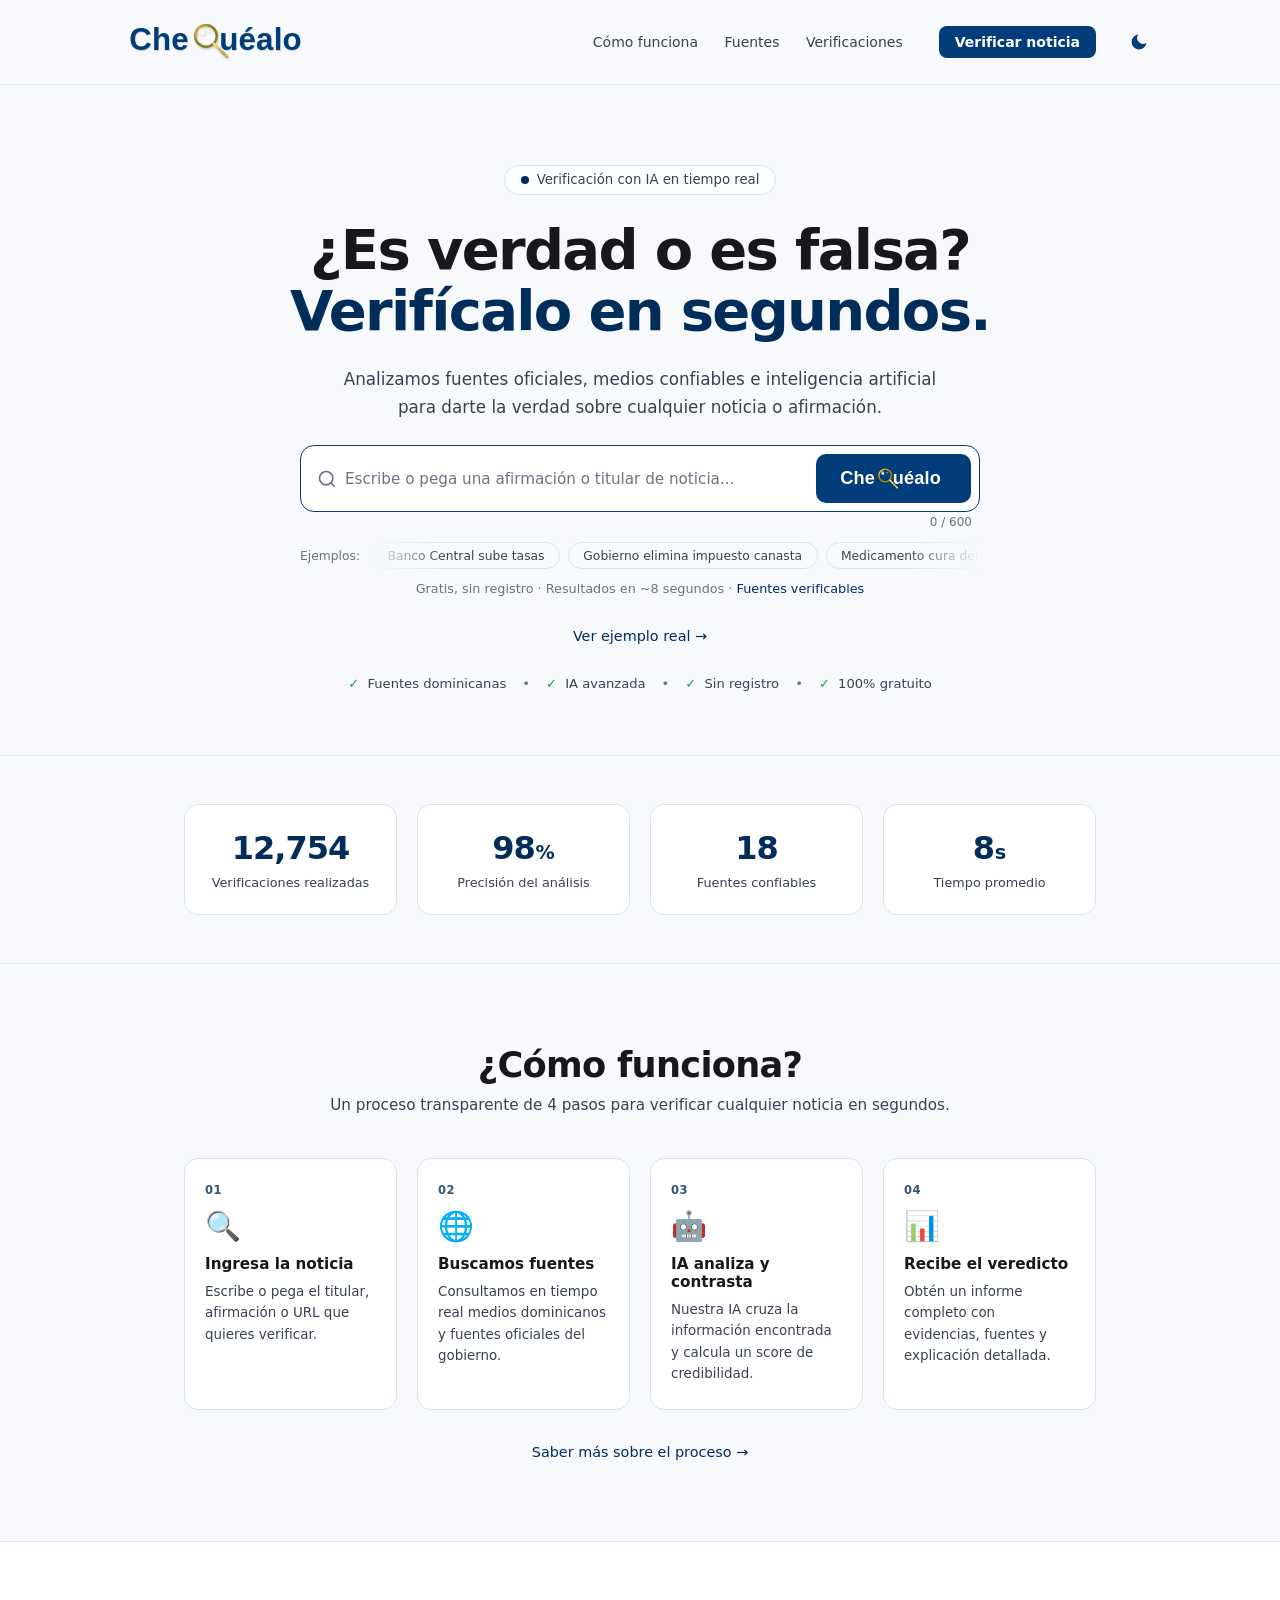
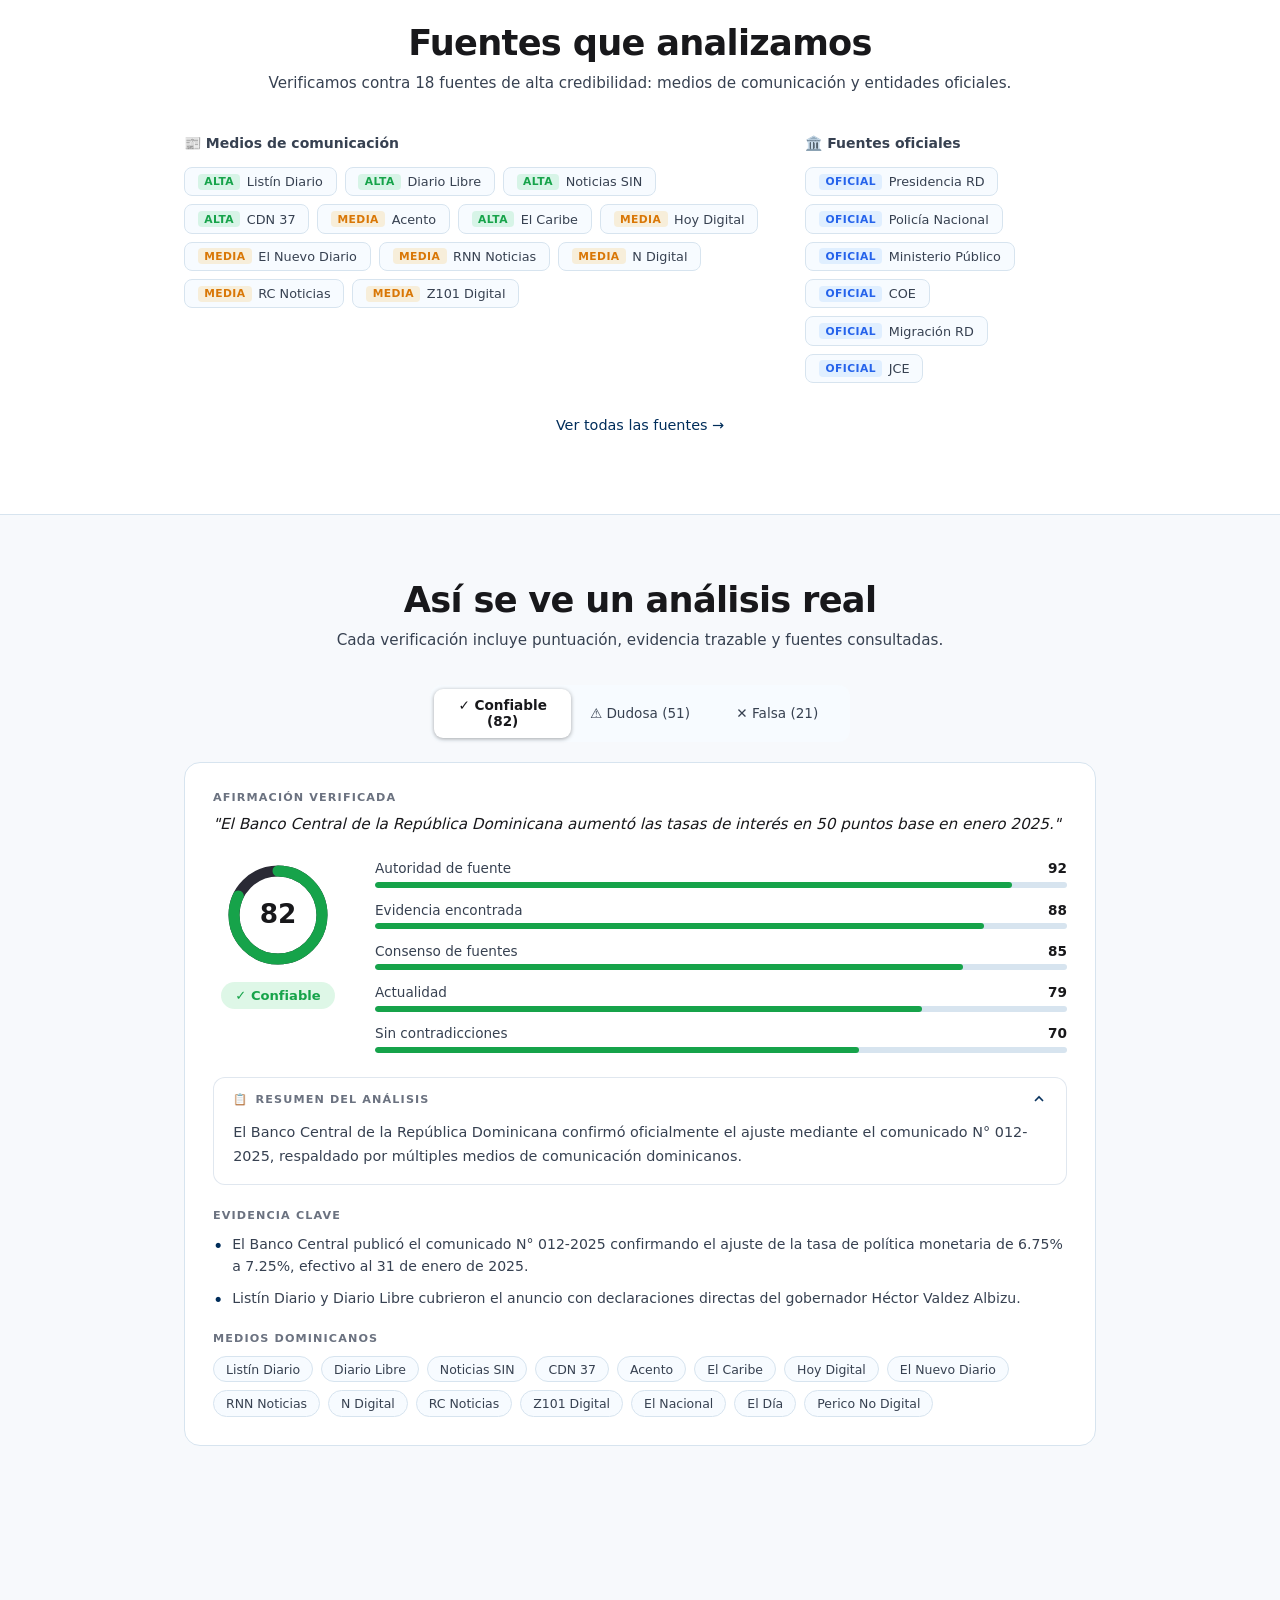
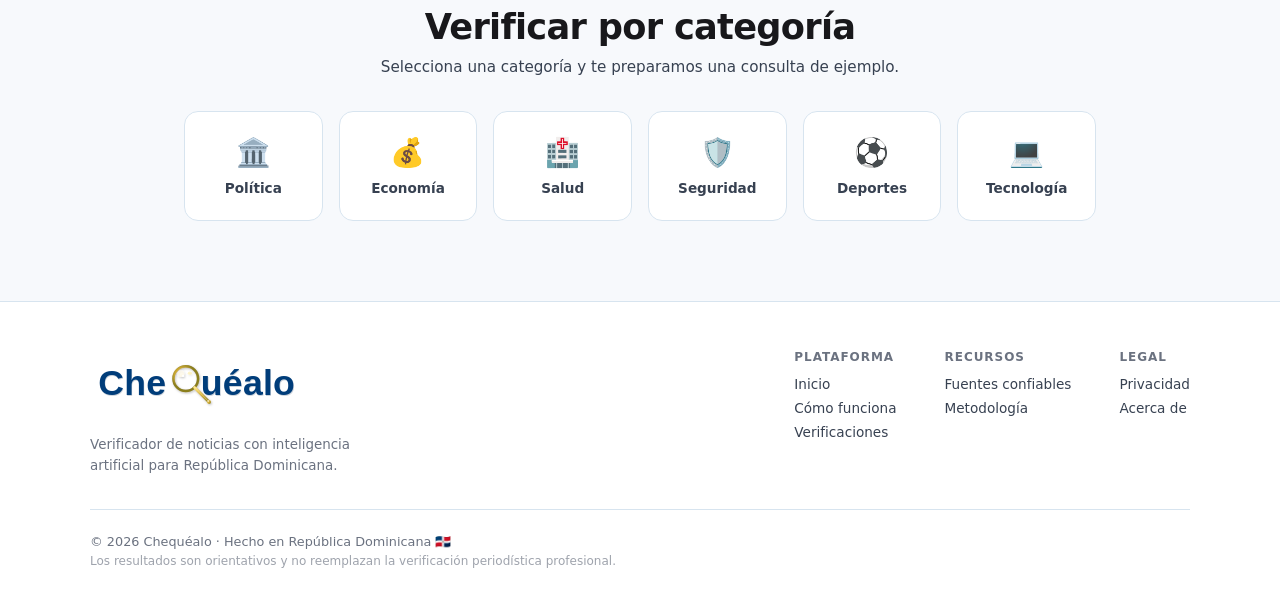
<file: index.html>
<!doctype html>
<html lang="es">
  <head>
    <meta charset="UTF-8" />
    <meta name="viewport" content="width=device-width, initial-scale=1.0" />
    <title>Chequéalo | Verificador de Noticias con IA — República Dominicana</title>
    <meta name="description" content="Verifica noticias, afirmaciones y rumores en segundos con inteligencia artificial. Analizamos fuentes oficiales y medios confiables de República Dominicana." />
    <meta name="keywords" content="verificador de noticias, fake news, República Dominicana, chequea, fact-checking, inteligencia artificial, noticias RD" />
    <meta name="robots" content="index, follow" />
    <meta name="author" content="ChequealoAI" />
    <link rel="canonical" href="https://chequealoai.netlify.app/" />
    <link rel="icon" href="/favicon.svg" type="image/svg+xml" />

    <!-- Open Graph -->
    <meta property="og:title" content="ChequealoAI | Verificador de Noticias con IA" />
    <meta property="og:description" content="Verifica noticias en segundos con IA. Fuentes oficiales y medios confiables de República Dominicana." />
    <meta property="og:type" content="website" />
    <meta property="og:url" content="https://chequealoai.netlify.app/" />
    <meta property="og:image" content="https://chequealoai.netlify.app/og-image.svg" />
    <meta property="og:locale" content="es_DO" />
    <meta property="og:site_name" content="ChequealoAI" />

    <!-- Twitter Cards -->
    <meta name="twitter:card" content="summary_large_image" />
    <meta name="twitter:site" content="@chequealoai" />
    <meta name="twitter:title" content="ChequealoAI | Verificador de Noticias con IA" />
    <meta name="twitter:description" content="Verifica noticias en segundos con IA. Fuentes oficiales y medios confiables de República Dominicana." />
    <meta name="twitter:image" content="https://chequealoai.netlify.app/og-image.svg" />

    <!-- Schema.org JSON-LD -->
    <script type="application/ld+json">
    {
      "@context": "https://schema.org",
      "@type": "WebApplication",
      "name": "ChequealoAI",
      "description": "Plataforma de verificación de noticias con inteligencia artificial para República Dominicana",
      "url": "https://chequealoai.netlify.app/",
      "applicationCategory": "UtilitiesApplication",
      "operatingSystem": "Web",
      "offers": { "@type": "Offer", "price": "0", "priceCurrency": "USD" },
      "inLanguage": "es",
      "countryOfOrigin": "DO",
      "featureList": ["Verificación con IA", "Fuentes dominicanas", "Análisis en tiempo real", "Sin registro requerido"]
    }
    </script>

    <link rel="stylesheet" href="/styles.css" />

    <!-- Google tag (gtag.js) -->
    <script async src="https://www.googletagmanager.com/gtag/js?id=G-JD5ZNESVTH"></script>
    <script>
      window.dataLayer = window.dataLayer || [];
      function gtag(){dataLayer.push(arguments);}
      gtag('js', new Date());
      gtag('config', 'G-JD5ZNESVTH');
    </script>
    <!-- Fin Google Analytics -->
     
    <script src="/theme.js"></script>
  </head>
  <body id="inicio">
    <!-- Navigation -->
    <nav class="navbar" role="navigation" aria-label="Navegación principal">
      <div class="navbar-inner">
        <a href="#inicio" class="logo" aria-label="ChequealoAI inicio">
          <span class="brand-logo brand-logo-nav" aria-hidden="true"></span>
          <span class="sr-only">ChequealoAI</span>
        </a>
        <div class="navbar-links">
          <a href="#como-funciona" class="nav-link">Cómo funciona</a>
          <a href="#fuentes" class="nav-link">Fuentes</a>
          <a href="#verificaciones" class="nav-link">Verificaciones</a>
        </div>
        <button class="nav-cta-btn" id="navVerifyBtn" type="button">Verificar noticia</button>
        <button class="theme-toggle-btn" id="themeToggleBtn" type="button" aria-label="Cambiar tema">☀️</button>
        <button class="nav-menu-btn" id="navMenuBtn" aria-label="Abrir menú" aria-expanded="false">
          <span></span><span></span><span></span>
        </button>
      </div>
      <div class="navbar-mobile" id="navMobile" aria-label="Menú móvil">
        <a href="#como-funciona" class="nav-link">Cómo funciona</a>
        <a href="#fuentes" class="nav-link">Fuentes</a>
        <a href="#verificaciones" class="nav-link">Verificaciones</a>
      </div>
    </nav>

    <!-- Hero -->
    <section class="hero" aria-labelledby="titulo-principal">
      <div class="hero-content">
        <div class="hero-badge fade-in-up" style="animation-delay:0.05s">
          <span class="badge-dot"></span>
          Verificación con IA en tiempo real
        </div>
        <h1 class="hero-title fade-in-up" id="titulo-principal" style="animation-delay:0.15s">
          ¿Es verdad o es falsa?<br />
          <span class="hero-accent">Verifícalo en segundos.</span>
        </h1>
        <p class="hero-sub fade-in-up" style="animation-delay:0.25s">
          Analizamos fuentes oficiales, medios confiables e inteligencia artificial<br />
          para darte la verdad sobre cualquier noticia o afirmación.
        </p>

        <div class="search-wrapper fade-in-up" style="animation-delay:0.35s">
          <div class="search-bar" id="searchBar">
            <svg class="search-icon" viewBox="0 0 24 24" fill="none" stroke="currentColor" stroke-width="2" aria-hidden="true">
              <circle cx="11" cy="11" r="8" /><path d="m21 21-4.35-4.35" />
            </svg>
            <input
              type="text"
              id="newsQuery"
              aria-label="Noticia o titular a verificar"
              placeholder="Escribe o pega una afirmación o titular de noticia..."
              maxlength="600"
              autocomplete="off"
            />
            <button id="validateBtn" type="button" aria-label="Verificar noticia">
              <img src="chequealo-logo-pro-darkMode.svg" alt="Verificar" class="btn-logo" />
            </button>
          </div>
          <div class="char-counter-row">
            <span id="charCounter" class="char-counter">0 / 600</span>
          </div>

          <!-- Search suggestions -->
          <div class="search-suggestions" id="searchSuggestions">
            <span class="suggestions-label">Ejemplos:</span>
            <div class="pills-ticker">
              <div class="pills-track" id="pillsTrack">
                <button class="suggestion-pill" type="button" data-query="El Banco Central de la República Dominicana aumentó las tasas de interés en enero 2025">Banco Central sube tasas</button>
                <button class="suggestion-pill" type="button" data-query="El gobierno dominicano eliminó el impuesto a la canasta básica en 2024">Gobierno elimina impuesto canasta</button>
                <button class="suggestion-pill" type="button" data-query="Nuevo medicamento cura el dengue en 3 días según médicos dominicanos">Medicamento cura dengue en RD</button>
                <button class="suggestion-pill" type="button" data-query="La JCE anuló los resultados de las elecciones municipales dominicanas">JCE anuló elecciones municipales</button>
              </div>
            </div>
          </div>

          <p class="search-meta">
            Gratis, sin registro · Resultados en ~8 segundos ·
            <span class="meta-accent">Fuentes verificables</span>
          </p>
        </div>

        <div class="hero-ctas fade-in-up" style="animation-delay:0.45s">
          <a href="#verificaciones" class="cta-secondary">Ver ejemplo real →</a>
        </div>

        <div class="features-row fade-in-up" style="animation-delay:0.55s">
          <span class="feature"><span class="feat-check">✓</span> Fuentes dominicanas</span>
          <span class="feat-sep">•</span>
          <span class="feature"><span class="feat-check">✓</span> IA avanzada</span>
          <span class="feat-sep">•</span>
          <span class="feature"><span class="feat-check">✓</span> Sin registro</span>
          <span class="feat-sep">•</span>
          <span class="feature"><span class="feat-check">✓</span> 100% gratuito</span>
        </div>
      </div>
    </section>

    <!-- Stats section -->
    <section class="stats-section" aria-label="Estadísticas de la plataforma">
      <div class="section-inner">
        <div class="stats-grid">
          <div class="stat-card animate-on-scroll">
            <div class="stat-top">
              <span class="stat-num" data-target="12847">0</span>
            </div>
            <span class="stat-label">Verificaciones realizadas</span>
          </div>
          <div class="stat-card animate-on-scroll">
            <div class="stat-top">
              <span class="stat-num" data-target="98">0</span><span class="stat-suffix">%</span>
            </div>
            <span class="stat-label">Precisión del análisis</span>
          </div>
          <div class="stat-card animate-on-scroll">
            <div class="stat-top">
              <span class="stat-num" data-target="18">0</span>
            </div>
            <span class="stat-label">Fuentes confiables</span>
          </div>
          <div class="stat-card animate-on-scroll">
            <div class="stat-top">
              <span class="stat-num" data-target="8">0</span><span class="stat-suffix">s</span>
            </div>
            <span class="stat-label">Tiempo promedio</span>
          </div>
        </div>
      </div>
    </section>

    <!-- Progress section (shown during validation) -->
    <section id="seccion-progreso" class="progress-section hidden" aria-live="polite" aria-label="Progreso del análisis" tabindex="-1">
      <div class="section-inner">
        <div class="progress-card">
          <div class="progress-header">
            <img src="spinner-chequealo.svg" class="progress-spinner" aria-hidden="true" alt="" loading="eager">
            <h3 class="progress-title">Analizando tu consulta…</h3>
            <div class="progress-timer" id="progress-timer">⏱️ ~8 segundos restantes</div>
          </div>
          <div class="progress-steps" role="list">
            <div class="progress-step" id="step-1" role="listitem"><span class="step-dot"></span><span class="step-text">Analizando texto</span></div>
            <div class="progress-step" id="step-2" role="listitem"><span class="step-dot"></span><span class="step-text">Buscando fuentes oficiales</span></div>
            <div class="progress-step" id="step-3" role="listitem"><span class="step-dot"></span><span class="step-text">Contrastando información</span></div>
            <div class="progress-step" id="step-4" role="listitem"><span class="step-dot"></span><span class="step-text">Calculando credibilidad</span></div>
            <div class="progress-step" id="step-5" role="listitem"><span class="step-dot"></span><span class="step-text">Generando informe</span></div>
          </div>
          <div class="progress-bar-wrapper" aria-hidden="true">
            <div class="progress-bar-track">
              <div class="progress-bar-fill" id="barra-progreso"></div>
            </div>
            <span class="progress-bar-label" id="progress-bar-label">0%</span>
          </div>
          <div class="skeleton-card" aria-hidden="true">
            <div class="skeleton-line sk-wide"></div>
            <div class="skeleton-line sk-medium"></div>
            <div class="skeleton-row">
              <div class="skeleton-circle"></div>
              <div class="skeleton-col">
                <div class="skeleton-line sk-full"></div>
                <div class="skeleton-line sk-full"></div>
                <div class="skeleton-line sk-wide"></div>
                <div class="skeleton-line sk-full"></div>
                <div class="skeleton-line sk-medium"></div>
              </div>
            </div>
          </div>
        </div>
      </div>
    </section>

    <!-- Live result (shown after validation) -->
    <section id="seccion-resultado" class="result-section hidden" aria-live="polite">
      <div class="section-inner">
        <div id="resultCard" class="analysis-card result-animate"></div>
      </div>
    </section>

    <!-- History section -->
    <section id="seccion-historial" class="history-section hidden" aria-label="Historial de verificaciones">
      <div class="section-inner">
        <!-- populated by JS -->
      </div>
    </section>

    <!-- How it works section -->
    <section class="how-section" id="como-funciona" aria-labelledby="titulo-como-funciona">
      <div class="section-inner">
        <h2 class="section-title animate-on-scroll" id="titulo-como-funciona">¿Cómo funciona?</h2>
        <p class="section-sub animate-on-scroll">
          Un proceso transparente de 4 pasos para verificar cualquier noticia en segundos.
        </p>
        <div class="how-grid">
          <div class="how-card animate-on-scroll stagger-1">
            <div class="how-num">01</div>
            <div class="how-icon" aria-hidden="true">🔍</div>
            <h3 class="how-card-title">Ingresa la noticia</h3>
            <p class="how-desc">Escribe o pega el titular, afirmación o URL que quieres verificar.</p>
          </div>
          <div class="how-card animate-on-scroll stagger-2">
            <div class="how-num">02</div>
            <div class="how-icon" aria-hidden="true">🌐</div>
            <h3 class="how-card-title">Buscamos fuentes</h3>
            <p class="how-desc">Consultamos en tiempo real medios dominicanos y fuentes oficiales del gobierno.</p>
          </div>
          <div class="how-card animate-on-scroll stagger-3">
            <div class="how-num">03</div>
            <div class="how-icon" aria-hidden="true">🤖</div>
            <h3 class="how-card-title">IA analiza y contrasta</h3>
            <p class="how-desc">Nuestra IA cruza la información encontrada y calcula un score de credibilidad.</p>
          </div>
          <div class="how-card animate-on-scroll stagger-4">
            <div class="how-num">04</div>
            <div class="how-icon" aria-hidden="true">📊</div>
            <h3 class="how-card-title">Recibe el veredicto</h3>
            <p class="how-desc">Obtén un informe completo con evidencias, fuentes y explicación detallada.</p>
          </div>
        </div>
        <div class="section-cta animate-on-scroll">
          <a href="#como-funciona" class="cta-link">Saber más sobre el proceso →</a>
        </div>
      </div>
    </section>

    <!-- Trusted sources section -->
    <section class="sources-section" id="fuentes" aria-labelledby="titulo-fuentes">
      <div class="section-inner">
        <h2 class="section-title animate-on-scroll" id="titulo-fuentes">Fuentes que analizamos</h2>
        <p class="section-sub animate-on-scroll">
          Verificamos contra 18 fuentes de alta credibilidad: medios de comunicación y entidades oficiales.
        </p>
        <div class="trusted-categories">
          <div class="trusted-category animate-on-scroll">
            <h3 class="trusted-cat-title">📰 Medios de comunicación</h3>
            <div class="trusted-grid">
              <a href="https://listindiario.com" target="_blank" rel="noopener noreferrer" class="trusted-chip level-high"><span class="chip-level">Alta</span>Listín Diario</a>
              <a href="https://diariolibre.com" target="_blank" rel="noopener noreferrer" class="trusted-chip level-high"><span class="chip-level">Alta</span>Diario Libre</a>
              <a href="https://noticiassin.com" target="_blank" rel="noopener noreferrer" class="trusted-chip level-high"><span class="chip-level">Alta</span>Noticias SIN</a>
              <a href="https://cdn.com.do" target="_blank" rel="noopener noreferrer" class="trusted-chip level-high"><span class="chip-level">Alta</span>CDN 37</a>
              <a href="https://acento.com.do" target="_blank" rel="noopener noreferrer" class="trusted-chip level-medium"><span class="chip-level">Media</span>Acento</a>
              <a href="https://elcaribe.com.do" target="_blank" rel="noopener noreferrer" class="trusted-chip level-high"><span class="chip-level">Alta</span>El Caribe</a>
              <a href="https://hoy.com.do" target="_blank" rel="noopener noreferrer" class="trusted-chip level-medium"><span class="chip-level">Media</span>Hoy Digital</a>
              <a href="https://elnuevodiario.com.do" target="_blank" rel="noopener noreferrer" class="trusted-chip level-medium"><span class="chip-level">Media</span>El Nuevo Diario</a>
              <a href="https://rnn.com.do" target="_blank" rel="noopener noreferrer" class="trusted-chip level-medium"><span class="chip-level">Media</span>RNN Noticias</a>
              <a href="https://ndigital.com.do" target="_blank" rel="noopener noreferrer" class="trusted-chip level-medium"><span class="chip-level">Media</span>N Digital</a>
              <a href="https://rcnoticias.com.do" target="_blank" rel="noopener noreferrer" class="trusted-chip level-medium"><span class="chip-level">Media</span>RC Noticias</a>
              <a href="https://z101digital.com" target="_blank" rel="noopener noreferrer" class="trusted-chip level-medium"><span class="chip-level">Media</span>Z101 Digital</a>
            </div>
          </div>
          <div class="trusted-category animate-on-scroll stagger-2">
            <h3 class="trusted-cat-title">🏛️ Fuentes oficiales</h3>
            <div class="trusted-grid">
              <a href="https://presidencia.gob.do" target="_blank" rel="noopener noreferrer" class="trusted-chip level-official"><span class="chip-level">Oficial</span>Presidencia RD</a>
              <a href="https://policia.gob.do" target="_blank" rel="noopener noreferrer" class="trusted-chip level-official"><span class="chip-level">Oficial</span>Policía Nacional</a>
              <a href="https://ministeriopublico.gob.do" target="_blank" rel="noopener noreferrer" class="trusted-chip level-official"><span class="chip-level">Oficial</span>Ministerio Público</a>
              <a href="https://coe.gob.do" target="_blank" rel="noopener noreferrer" class="trusted-chip level-official"><span class="chip-level">Oficial</span>COE</a>
              <a href="https://migracion.gob.do" target="_blank" rel="noopener noreferrer" class="trusted-chip level-official"><span class="chip-level">Oficial</span>Migración RD</a>
              <a href="https://jce.gob.do" target="_blank" rel="noopener noreferrer" class="trusted-chip level-official"><span class="chip-level">Oficial</span>JCE</a>
            </div>
          </div>
        </div>
        <div class="section-cta animate-on-scroll">
          <a href="#fuentes" class="cta-link">Ver todas las fuentes →</a>
        </div>
      </div>
    </section>

    <!-- Demo section -->
    <section class="demo-section" id="verificaciones" aria-labelledby="titulo-verificaciones">
      <div class="section-inner">
        <h2 class="section-title animate-on-scroll" id="titulo-verificaciones">Así se ve un análisis real</h2>
        <p class="section-sub animate-on-scroll">
          Cada verificación incluye puntuación, evidencia trazable y fuentes consultadas.
        </p>
        <div class="demo-tabs" role="tablist">
          <button class="tab-btn active" role="tab" data-demo="confiable" aria-selected="true">✓ Confiable (82)</button>
          <button class="tab-btn" role="tab" data-demo="dudosa" aria-selected="false" tabindex="-1">⚠ Dudosa (51)</button>
          <button class="tab-btn" role="tab" data-demo="falsa" aria-selected="false" tabindex="-1">✕ Falsa (21)</button>
        </div>
        <div id="tarjeta-verificaciones" class="analysis-card" role="tabpanel"></div>
      </div>
    </section>

    <!-- Categories section -->
    <section class="categories-section" aria-labelledby="titulo-categorias">
      <div class="section-inner">
        <h2 class="section-title animate-on-scroll" id="titulo-categorias">Verificar por categoría</h2>
        <p class="section-sub animate-on-scroll">Selecciona una categoría y te preparamos una consulta de ejemplo.</p>
        <div class="categories-grid">
          <button class="cat-card animate-on-scroll stagger-1" type="button" data-topic="politica" data-query="Noticias y afirmaciones de política dominicana en 2025 que necesitan verificación">
            <span class="cat-icon" aria-hidden="true">🏛️</span>
            <span class="cat-name">Política</span>
          </button>
          <button class="cat-card animate-on-scroll stagger-2" type="button" data-topic="economia" data-query="Noticias económicas de República Dominicana en 2025 sobre precios, impuestos o economía">
            <span class="cat-icon" aria-hidden="true">💰</span>
            <span class="cat-name">Economía</span>
          </button>
          <button class="cat-card animate-on-scroll stagger-3" type="button" data-topic="salud" data-query="Noticias de salud pública en República Dominicana en 2025 sobre enfermedades o medicamentos">
            <span class="cat-icon" aria-hidden="true">🏥</span>
            <span class="cat-name">Salud</span>
          </button>
          <button class="cat-card animate-on-scroll stagger-4" type="button" data-topic="seguridad" data-query="Noticias de seguridad y crimen en República Dominicana en 2025">
            <span class="cat-icon" aria-hidden="true">🛡️</span>
            <span class="cat-name">Seguridad</span>
          </button>
          <button class="cat-card animate-on-scroll stagger-5" type="button" data-topic="deportes" data-query="Noticias y resultados de deportes dominicanos en 2025 que necesitan verificación">
            <span class="cat-icon" aria-hidden="true">⚽</span>
            <span class="cat-name">Deportes</span>
          </button>
          <button class="cat-card animate-on-scroll stagger-6" type="button" data-topic="tecnologia" data-query="Noticias de tecnología e innovación digital en República Dominicana en 2025">
            <span class="cat-icon" aria-hidden="true">💻</span>
            <span class="cat-name">Tecnología</span>
          </button>
        </div>
      </div>
    </section>

    <div id="errorContainer" class="error-container hidden" role="alert">
      <p id="error" class="error-msg"></p>
      <button id="retryBtn" class="retry-btn" type="button">↺ Reintentar</button>
    </div>

    <!-- Toast notification -->
    <div id="toast" class="toast hidden" role="status" aria-live="polite" aria-atomic="true"></div>

    <!-- Footer -->
    <footer class="footer" role="contentinfo">
      <div class="footer-inner">
        <div class="footer-top">
          <div class="footer-brand">
            <span class="footer-logo">
              <span class="brand-logo brand-logo-footer" aria-hidden="true"></span>
              <span class="sr-only">ChequealoAI</span>
            </span>
            <p class="footer-desc">Verificador de noticias con inteligencia artificial para República Dominicana.</p>
          </div>
          <nav class="footer-nav" aria-label="Navegación del pie de página">
            <div class="footer-col">
              <h4 class="footer-col-title">Plataforma</h4>
              <a href="#inicio" class="footer-link">Inicio</a>
              <a href="#como-funciona" class="footer-link">Cómo funciona</a>
              <a href="#verificaciones" class="footer-link">Verificaciones</a>
            </div>
            <div class="footer-col">
              <h4 class="footer-col-title">Recursos</h4>
              <a href="#fuentes" class="footer-link">Fuentes confiables</a>
              <a href="#como-funciona" class="footer-link">Metodología</a>
            </div>
            <div class="footer-col">
              <h4 class="footer-col-title">Legal</h4>
              <a href="/privacidad.html" class="footer-link">Privacidad</a>
              <a href="/acerca.html" class="footer-link">Acerca de</a>
            </div>
          </nav>
        </div>
        <div class="footer-bottom">
          <p>© 2026 Chequéalo · Hecho en República Dominicana 🇩🇴</p>
          <p class="footer-disclaimer">Los resultados son orientativos y no reemplazan la verificación periodística profesional.</p>
        </div>
      </div>
    </footer>

    <button id="scrollTopBtn" aria-label="Volver arriba">&#8679;</button>

    <script src="/script.js" defer></script>
  </body>
</html>
</file>
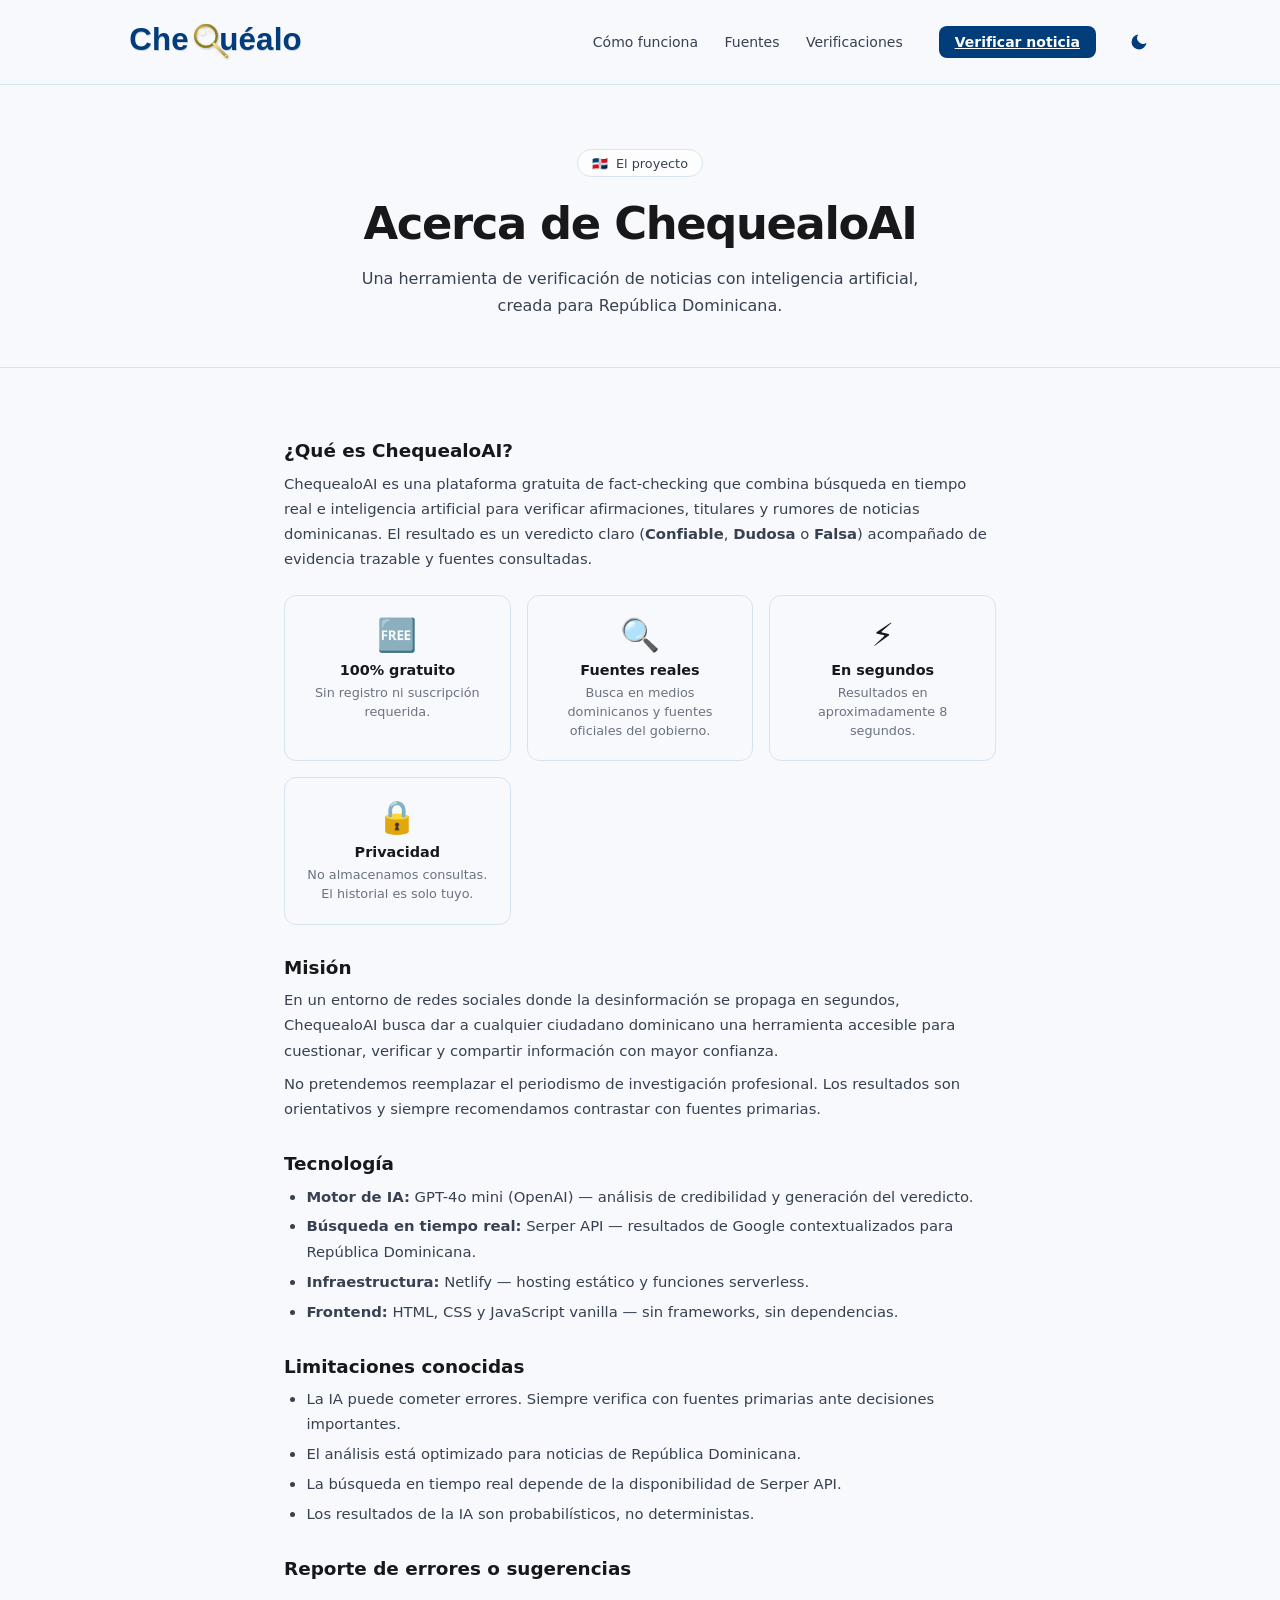
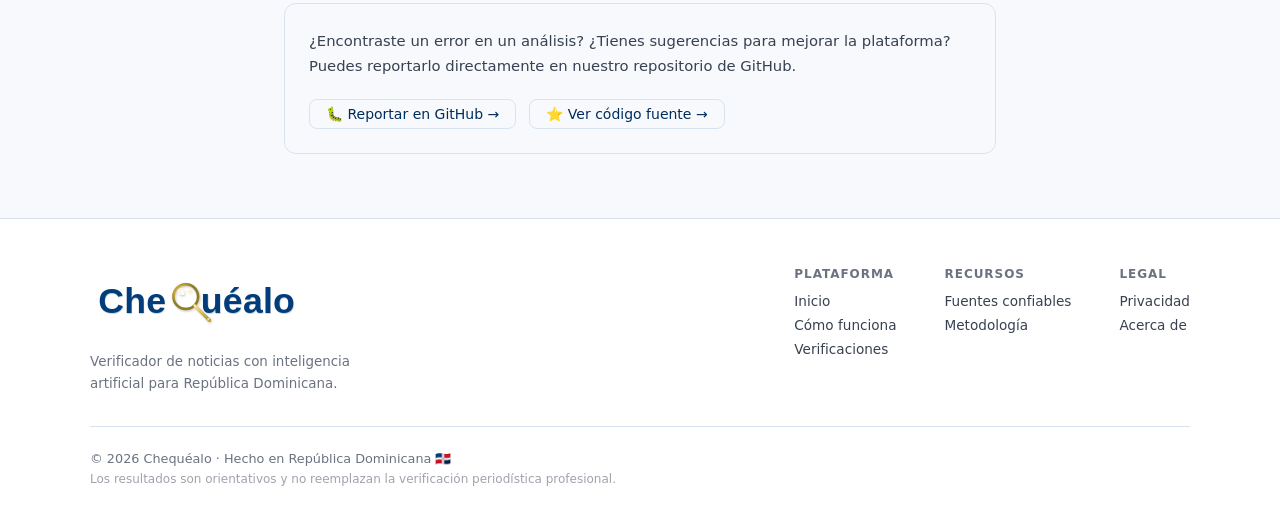
<file: acerca.html>
<!doctype html>
<html lang="es">
  <head>
    <meta charset="UTF-8" />
    <meta name="viewport" content="width=device-width, initial-scale=1.0" />
    <title>Acerca de ChequealoAI | Verificador de Noticias con IA</title>
    <meta name="description" content="Conoce el proyecto ChequealoAI, una herramienta de verificación de noticias con inteligencia artificial creada para República Dominicana." />
    <meta name="robots" content="index, follow" />
    <link rel="canonical" href="https://chequealoai.netlify.app/acerca.html" />
    <link rel="icon" href="/favicon.svg" type="image/svg+xml" />

    <!-- Open Graph -->
    <meta property="og:title" content="Acerca de ChequealoAI" />
    <meta property="og:description" content="Verificador de noticias con inteligencia artificial para República Dominicana. Conoce el proyecto." />
    <meta property="og:type" content="article" />
    <meta property="og:url" content="https://chequealoai.netlify.app/acerca.html" />
    <meta property="og:site_name" content="ChequealoAI" />

    <link rel="stylesheet" href="/styles.css" />
    <script src="/theme.js"></script>
    <style>
      .about-content { max-width: 760px; margin: 0 auto; padding: 2.5rem 1.5rem 4rem; }
      .about-content h2 { font-size: 1.15rem; font-weight: 700; color: var(--text); margin: 2rem 0 0.6rem; }
      .about-content p, .about-content li { font-size: 0.925rem; color: var(--muted-2); line-height: 1.7; margin-bottom: 0.5rem; }
      .about-content ul { padding-left: 1.4rem; margin-bottom: 1rem; }
      .about-content li { margin-bottom: 0.3rem; }
      .about-cards { display: grid; grid-template-columns: repeat(auto-fit, minmax(200px, 1fr)); gap: 1rem; margin: 1.5rem 0; }
      .about-card {
        background: var(--card-bg);
        border: 1px solid var(--border);
        border-radius: 12px;
        padding: 1.25rem;
        text-align: center;
      }
      .about-card-icon { font-size: 2rem; margin-bottom: 0.5rem; }
      .about-card-title { font-size: 0.9rem; font-weight: 700; color: var(--text); margin-bottom: 0.3rem; }
      .about-card-desc { font-size: 0.8rem; color: var(--muted); line-height: 1.5; }
      .contact-box {
        background: var(--card-bg);
        border: 1px solid var(--border);
        border-radius: 12px;
        padding: 1.5rem;
        margin-top: 1.5rem;
      }
      .contact-box p { margin-bottom: 0.75rem; }
      .contact-link {
        display: inline-block;
        margin-top: 0.5rem;
        color: var(--accent-light);
        font-size: 0.875rem;
        text-decoration: none;
        border: 1px solid var(--border);
        border-radius: 8px;
        padding: 0.4rem 1rem;
        transition: background 0.15s;
      }
      .contact-link:hover { background: rgba(99,102,241,0.1); }
    </style>
  </head>
  <body>
    <!-- Navigation -->
    <nav class="navbar" role="navigation" aria-label="Navegación principal">
      <div class="navbar-inner">
        <a href="/" class="logo" aria-label="ChequealoAI inicio">
          <span class="brand-logo brand-logo-nav" aria-hidden="true"></span>
          <span class="sr-only">ChequealoAI</span>
        </a>
        <div class="navbar-links">
          <a href="/como-funciona.html" class="nav-link">Cómo funciona</a>
          <a href="/fuentes.html" class="nav-link">Fuentes</a>
          <a href="/verificaciones.html" class="nav-link">Verificaciones</a>
        </div>
        <a href="/" class="nav-cta-btn">Verificar noticia</a>
        <button class="theme-toggle-btn" id="themeToggleBtn" type="button" aria-label="Cambiar tema">☀️</button>
        <button class="nav-menu-btn" id="navMenuBtn" aria-label="Abrir menú" aria-expanded="false">
          <span></span><span></span><span></span>
        </button>
      </div>
      <div class="navbar-mobile" id="navMobile">
        <a href="/como-funciona.html" class="nav-link">Cómo funciona</a>
        <a href="/fuentes.html" class="nav-link">Fuentes</a>
        <a href="/verificaciones.html" class="nav-link">Verificaciones</a>
      </div>
    </nav>

    <!-- Page Hero -->
    <div class="page-hero">
      <div class="page-hero-badge"><span>🇩🇴</span> El proyecto</div>
      <h1 class="page-title">Acerca de ChequealoAI</h1>
      <p class="page-subtitle">
        Una herramienta de verificación de noticias con inteligencia artificial, creada para República Dominicana.
      </p>
    </div>

    <main class="about-content">

      <h2>¿Qué es ChequealoAI?</h2>
      <p>
        ChequealoAI es una plataforma gratuita de fact-checking que combina búsqueda en tiempo real e inteligencia artificial
        para verificar afirmaciones, titulares y rumores de noticias dominicanas. El resultado es un veredicto claro
        (<strong>Confiable</strong>, <strong>Dudosa</strong> o <strong>Falsa</strong>) acompañado de evidencia trazable y fuentes consultadas.
      </p>

      <div class="about-cards">
        <div class="about-card">
          <div class="about-card-icon">🆓</div>
          <div class="about-card-title">100% gratuito</div>
          <div class="about-card-desc">Sin registro ni suscripción requerida.</div>
        </div>
        <div class="about-card">
          <div class="about-card-icon">🔍</div>
          <div class="about-card-title">Fuentes reales</div>
          <div class="about-card-desc">Busca en medios dominicanos y fuentes oficiales del gobierno.</div>
        </div>
        <div class="about-card">
          <div class="about-card-icon">⚡</div>
          <div class="about-card-title">En segundos</div>
          <div class="about-card-desc">Resultados en aproximadamente 8 segundos.</div>
        </div>
        <div class="about-card">
          <div class="about-card-icon">🔒</div>
          <div class="about-card-title">Privacidad</div>
          <div class="about-card-desc">No almacenamos consultas. El historial es solo tuyo.</div>
        </div>
      </div>

      <h2>Misión</h2>
      <p>
        En un entorno de redes sociales donde la desinformación se propaga en segundos, ChequealoAI busca dar a cualquier
        ciudadano dominicano una herramienta accesible para cuestionar, verificar y compartir información con mayor confianza.
      </p>
      <p>
        No pretendemos reemplazar el periodismo de investigación profesional. Los resultados son orientativos
        y siempre recomendamos contrastar con fuentes primarias.
      </p>

      <h2>Tecnología</h2>
      <ul>
        <li><strong>Motor de IA:</strong> GPT-4o mini (OpenAI) — análisis de credibilidad y generación del veredicto.</li>
        <li><strong>Búsqueda en tiempo real:</strong> Serper API — resultados de Google contextualizados para República Dominicana.</li>
        <li><strong>Infraestructura:</strong> Netlify — hosting estático y funciones serverless.</li>
        <li><strong>Frontend:</strong> HTML, CSS y JavaScript vanilla — sin frameworks, sin dependencias.</li>
      </ul>

      <h2>Limitaciones conocidas</h2>
      <ul>
        <li>La IA puede cometer errores. Siempre verifica con fuentes primarias ante decisiones importantes.</li>
        <li>El análisis está optimizado para noticias de República Dominicana.</li>
        <li>La búsqueda en tiempo real depende de la disponibilidad de Serper API.</li>
        <li>Los resultados de la IA son probabilísticos, no deterministas.</li>
      </ul>

      <h2>Reporte de errores o sugerencias</h2>
      <div class="contact-box">
        <p>¿Encontraste un error en un análisis? ¿Tienes sugerencias para mejorar la plataforma?
          Puedes reportarlo directamente en nuestro repositorio de GitHub.</p>
        <a class="contact-link" href="https://github.com/jeremyagnz/chequealoAI/issues" target="_blank" rel="noopener noreferrer">
          🐛 Reportar en GitHub →
        </a>
        <a class="contact-link" href="https://github.com/jeremyagnz/chequealoAI" target="_blank" rel="noopener noreferrer" style="margin-left: 0.5rem;">
          ⭐ Ver código fuente →
        </a>
      </div>

    </main>

    <!-- Footer -->
    <footer class="footer" role="contentinfo">
      <div class="footer-inner">
        <div class="footer-top">
          <div class="footer-brand">
            <span class="footer-logo">
              <span class="brand-logo brand-logo-footer" aria-hidden="true"></span>
              <span class="sr-only">ChequealoAI</span>
            </span>
            <p class="footer-desc">Verificador de noticias con inteligencia artificial para República Dominicana.</p>
          </div>
          <nav class="footer-nav" aria-label="Navegación del pie de página">
            <div class="footer-col">
              <h4 class="footer-col-title">Plataforma</h4>
              <a href="/" class="footer-link">Inicio</a>
              <a href="/como-funciona.html" class="footer-link">Cómo funciona</a>
              <a href="/verificaciones.html" class="footer-link">Verificaciones</a>
            </div>
            <div class="footer-col">
              <h4 class="footer-col-title">Recursos</h4>
              <a href="/fuentes.html" class="footer-link">Fuentes confiables</a>
              <a href="/#como-funciona" class="footer-link">Metodología</a>
            </div>
            <div class="footer-col">
              <h4 class="footer-col-title">Legal</h4>
              <a href="/privacidad.html" class="footer-link">Privacidad</a>
              <a href="/acerca.html" class="footer-link" aria-current="page">Acerca de</a>
            </div>
          </nav>
        </div>
        <div class="footer-bottom">
          <p>© 2026 Chequéalo · Hecho en República Dominicana 🇩🇴</p>
          <p class="footer-disclaimer">Los resultados son orientativos y no reemplazan la verificación periodística profesional.</p>
        </div>
      </div>
    </footer>

    <button id="scrollTopBtn" aria-label="Volver arriba">&#8679;</button>
    <script>
      const btn = document.getElementById("navMenuBtn");
      const mob = document.getElementById("navMobile");
      if (btn && mob) btn.addEventListener("click", () => {
        const open = mob.classList.toggle("open");
        btn.setAttribute("aria-expanded", String(open));
      });
      const scrollTopBtn = document.getElementById("scrollTopBtn");
      if (scrollTopBtn) {
        window.addEventListener("scroll", () => { scrollTopBtn.classList.toggle("visible", window.scrollY > 300); }, { passive: true });
        scrollTopBtn.addEventListener("click", () => { window.scrollTo({ top: 0, behavior: "smooth" }); });
      }
    </script>
  </body>
</html>
</file>
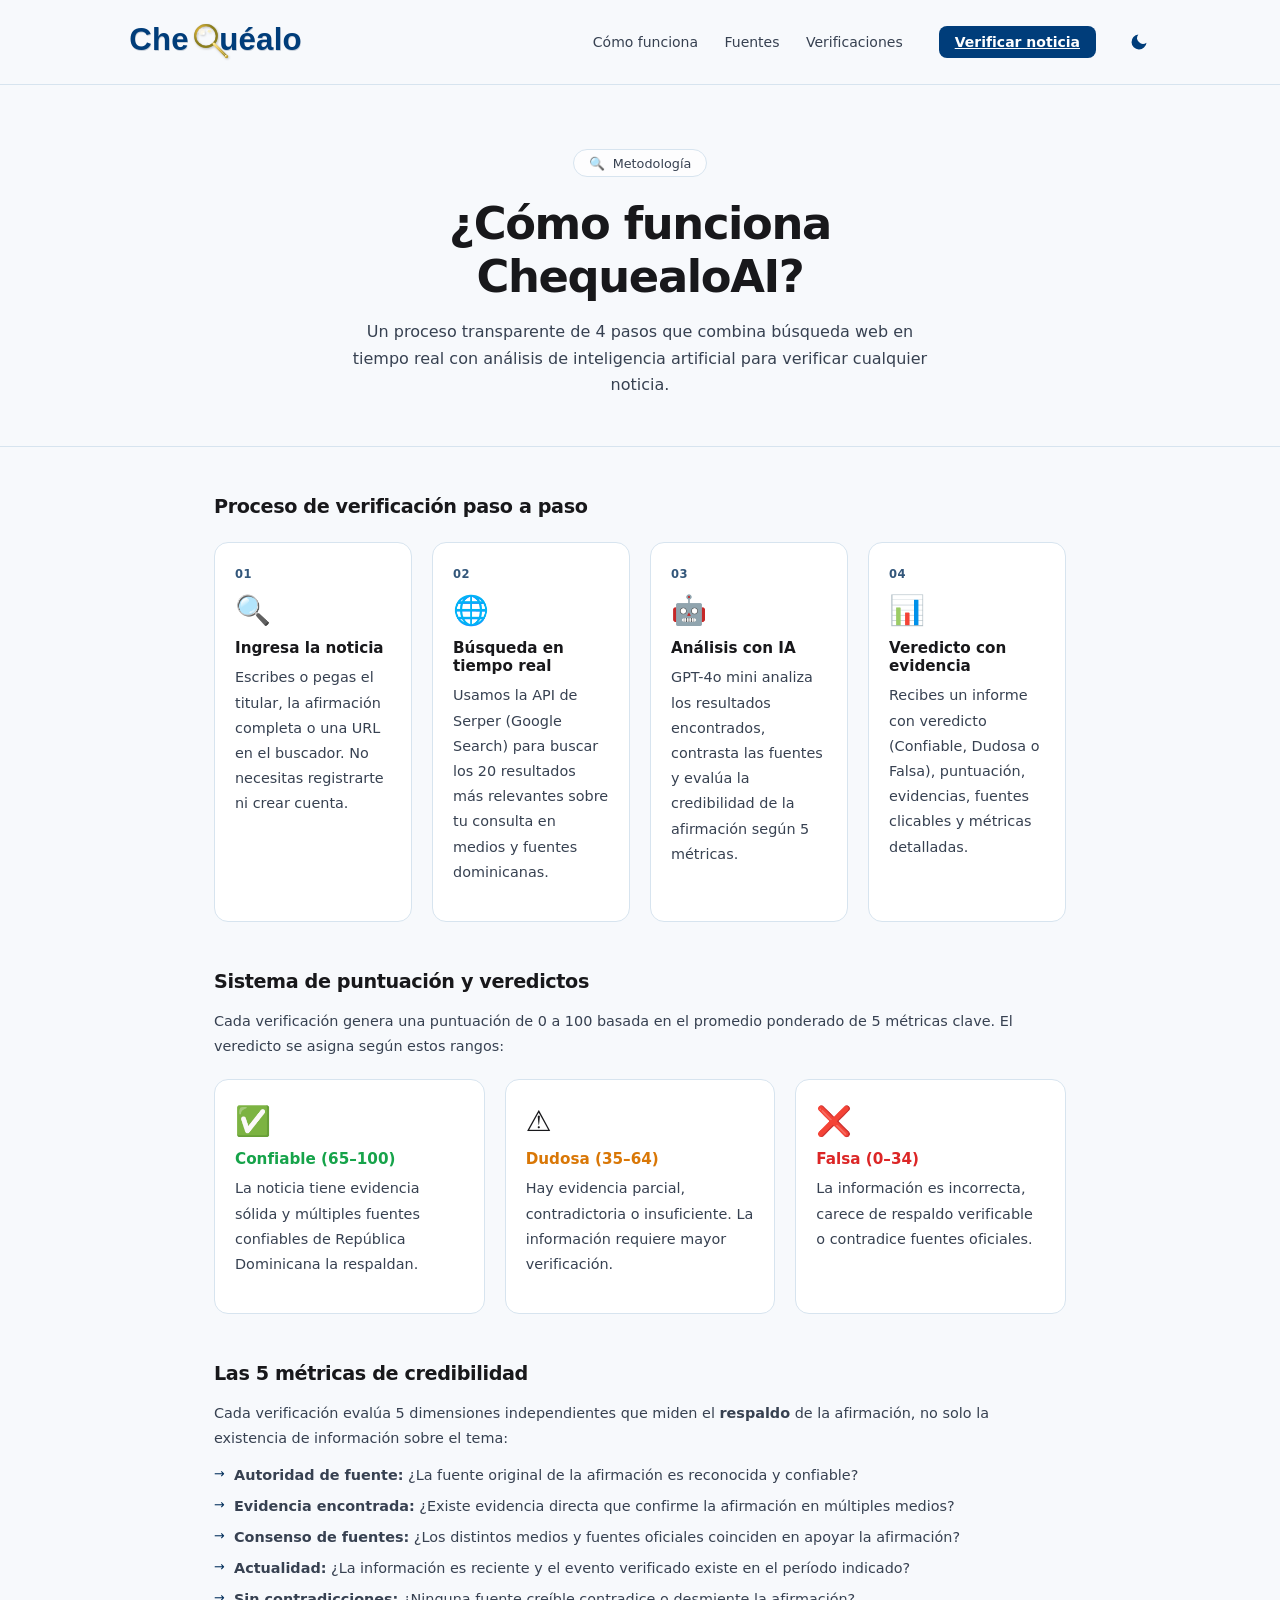
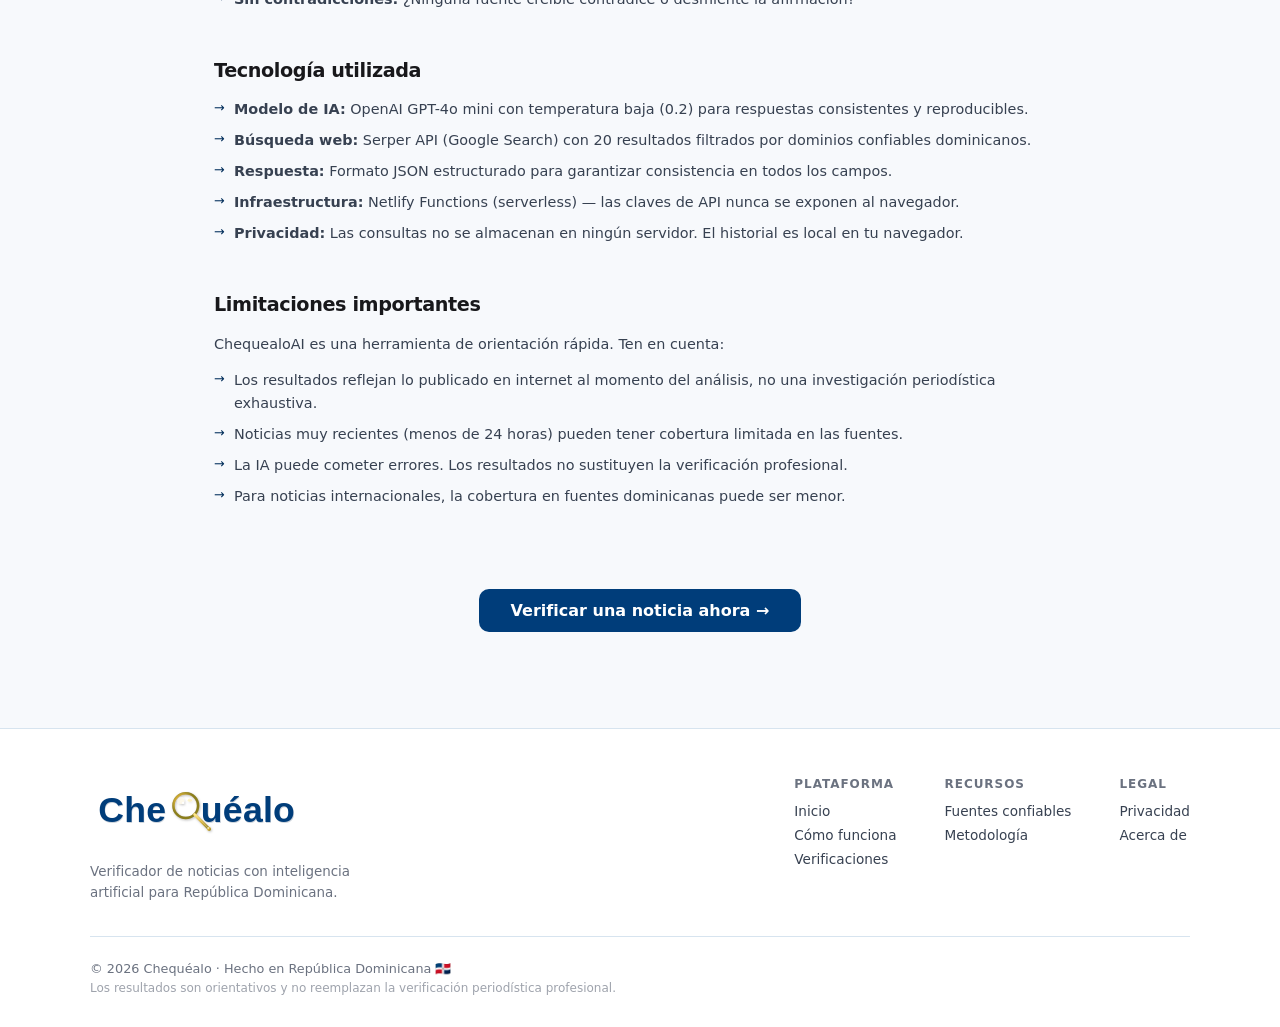
<file: como-funciona.html>
<!doctype html>
<html lang="es">
  <head>
    <meta charset="UTF-8" />
    <meta name="viewport" content="width=device-width, initial-scale=1.0" />
    <title>Cómo Funciona | ChequealoAI — Verificador de Noticias con IA</title>
    <meta name="description" content="Descubre cómo ChequealoAI verifica noticias usando inteligencia artificial, búsqueda en fuentes oficiales y medios dominicanos confiables." />
    <meta name="robots" content="index, follow" />
    <link rel="canonical" href="https://chequealoai.netlify.app/como-funciona.html" />
    <link rel="icon" href="/favicon.svg" type="image/svg+xml" />

    <!-- Open Graph -->
    <meta property="og:title" content="Cómo Funciona ChequealoAI | Verificador de Noticias" />
    <meta property="og:description" content="Proceso transparente de 4 pasos para verificar noticias con IA en República Dominicana." />
    <meta property="og:type" content="article" />
    <meta property="og:url" content="https://chequealoai.netlify.app/como-funciona.html" />
    <meta property="og:site_name" content="ChequealoAI" />

    <!-- Schema.org -->
    <script type="application/ld+json">
    {
      "@context": "https://schema.org",
      "@type": "Article",
      "name": "Cómo funciona ChequealoAI",
      "description": "Proceso de verificación de noticias con inteligencia artificial para República Dominicana",
      "url": "https://chequealoai.netlify.app/como-funciona.html",
      "publisher": {
        "@type": "Organization",
        "name": "ChequealoAI",
        "url": "https://chequealoai.netlify.app/"
      },
      "inLanguage": "es"
    }
    </script>

    <link rel="stylesheet" href="/styles.css" />
    <script src="/theme.js"></script>
  </head>
  <body>
    <!-- Navigation -->
    <nav class="navbar" role="navigation" aria-label="Navegación principal">
      <div class="navbar-inner">
        <a href="/" class="logo" aria-label="ChequealoAI inicio">
          <span class="brand-logo brand-logo-nav" aria-hidden="true"></span>
          <span class="sr-only">ChequealoAI</span>
        </a>
        <div class="navbar-links">
          <a href="/como-funciona.html" class="nav-link" aria-current="page">Cómo funciona</a>
          <a href="/fuentes.html" class="nav-link">Fuentes</a>
          <a href="/verificaciones.html" class="nav-link">Verificaciones</a>
        </div>
        <a href="/" class="nav-cta-btn">Verificar noticia</a>
        <button class="theme-toggle-btn" id="themeToggleBtn" type="button" aria-label="Cambiar tema">☀️</button>
        <button class="nav-menu-btn" id="navMenuBtn" aria-label="Abrir menú" aria-expanded="false">
          <span></span><span></span><span></span>
        </button>
      </div>
      <div class="navbar-mobile" id="navMobile">
        <a href="/como-funciona.html" class="nav-link" aria-current="page">Cómo funciona</a>
        <a href="/fuentes.html" class="nav-link">Fuentes</a>
        <a href="/verificaciones.html" class="nav-link">Verificaciones</a>
      </div>
    </nav>

    <!-- Page Hero -->
    <div class="page-hero">
      <div class="page-hero-badge">
        <span>🔍</span> Metodología
      </div>
      <h1 class="page-title">¿Cómo funciona ChequealoAI?</h1>
      <p class="page-subtitle">
        Un proceso transparente de 4 pasos que combina búsqueda web en tiempo real con análisis de inteligencia artificial para verificar cualquier noticia.
      </p>
    </div>

    <!-- Content -->
    <main class="page-content">

      <!-- Step by step -->
      <section class="content-section">
        <h2>Proceso de verificación paso a paso</h2>
        <div class="how-grid" style="margin-top: 1.5rem;">
          <div class="how-card">
            <div class="how-num">01</div>
            <div class="how-icon">🔍</div>
            <h3 class="how-card-title">Ingresa la noticia</h3>
            <p class="how-desc">Escribes o pegas el titular, la afirmación completa o una URL en el buscador. No necesitas registrarte ni crear cuenta.</p>
          </div>
          <div class="how-card">
            <div class="how-num">02</div>
            <div class="how-icon">🌐</div>
            <h3 class="how-card-title">Búsqueda en tiempo real</h3>
            <p class="how-desc">Usamos la API de Serper (Google Search) para buscar los 20 resultados más relevantes sobre tu consulta en medios y fuentes dominicanas.</p>
          </div>
          <div class="how-card">
            <div class="how-num">03</div>
            <div class="how-icon">🤖</div>
            <h3 class="how-card-title">Análisis con IA</h3>
            <p class="how-desc">GPT-4o mini analiza los resultados encontrados, contrasta las fuentes y evalúa la credibilidad de la afirmación según 5 métricas.</p>
          </div>
          <div class="how-card">
            <div class="how-num">04</div>
            <div class="how-icon">📊</div>
            <h3 class="how-card-title">Veredicto con evidencia</h3>
            <p class="how-desc">Recibes un informe con veredicto (Confiable, Dudosa o Falsa), puntuación, evidencias, fuentes clicables y métricas detalladas.</p>
          </div>
        </div>
      </section>

      <!-- Scoring system -->
      <section class="content-section">
        <h2>Sistema de puntuación y veredictos</h2>
        <p>
          Cada verificación genera una puntuación de 0 a 100 basada en el promedio ponderado de 5 métricas clave. El veredicto se asigna según estos rangos:
        </p>
        <div class="how-grid" style="grid-template-columns: repeat(3, 1fr); margin-top: 1.25rem;">
          <div class="how-card">
            <div class="how-icon">✅</div>
            <h3 class="how-card-title" style="color: var(--green);">Confiable (65–100)</h3>
            <p class="how-desc">La noticia tiene evidencia sólida y múltiples fuentes confiables de República Dominicana la respaldan.</p>
          </div>
          <div class="how-card">
            <div class="how-icon">⚠️</div>
            <h3 class="how-card-title" style="color: var(--orange);">Dudosa (35–64)</h3>
            <p class="how-desc">Hay evidencia parcial, contradictoria o insuficiente. La información requiere mayor verificación.</p>
          </div>
          <div class="how-card">
            <div class="how-icon">❌</div>
            <h3 class="how-card-title" style="color: var(--red);">Falsa (0–34)</h3>
            <p class="how-desc">La información es incorrecta, carece de respaldo verificable o contradice fuentes oficiales.</p>
          </div>
        </div>
      </section>

      <!-- Metrics -->
      <section class="content-section">
        <h2>Las 5 métricas de credibilidad</h2>
        <p>Cada verificación evalúa 5 dimensiones independientes que miden el <strong>respaldo</strong> de la afirmación, no solo la existencia de información sobre el tema:</p>
        <ul>
          <li><strong>Autoridad de fuente:</strong> ¿La fuente original de la afirmación es reconocida y confiable?</li>
          <li><strong>Evidencia encontrada:</strong> ¿Existe evidencia directa que confirme la afirmación en múltiples medios?</li>
          <li><strong>Consenso de fuentes:</strong> ¿Los distintos medios y fuentes oficiales coinciden en apoyar la afirmación?</li>
          <li><strong>Actualidad:</strong> ¿La información es reciente y el evento verificado existe en el período indicado?</li>
          <li><strong>Sin contradicciones:</strong> ¿Ninguna fuente creíble contradice o desmiente la afirmación?</li>
        </ul>
      </section>

      <!-- Technology -->
      <section class="content-section">
        <h2>Tecnología utilizada</h2>
        <ul>
          <li><strong>Modelo de IA:</strong> OpenAI GPT-4o mini con temperatura baja (0.2) para respuestas consistentes y reproducibles.</li>
          <li><strong>Búsqueda web:</strong> Serper API (Google Search) con 20 resultados filtrados por dominios confiables dominicanos.</li>
          <li><strong>Respuesta:</strong> Formato JSON estructurado para garantizar consistencia en todos los campos.</li>
          <li><strong>Infraestructura:</strong> Netlify Functions (serverless) — las claves de API nunca se exponen al navegador.</li>
          <li><strong>Privacidad:</strong> Las consultas no se almacenan en ningún servidor. El historial es local en tu navegador.</li>
        </ul>
      </section>

      <!-- Limitations -->
      <section class="content-section">
        <h2>Limitaciones importantes</h2>
        <p>ChequealoAI es una herramienta de orientación rápida. Ten en cuenta:</p>
        <ul>
          <li>Los resultados reflejan lo publicado en internet al momento del análisis, no una investigación periodística exhaustiva.</li>
          <li>Noticias muy recientes (menos de 24 horas) pueden tener cobertura limitada en las fuentes.</li>
          <li>La IA puede cometer errores. Los resultados no sustituyen la verificación profesional.</li>
          <li>Para noticias internacionales, la cobertura en fuentes dominicanas puede ser menor.</li>
        </ul>
      </section>

      <!-- CTA -->
      <div style="text-align: center; padding: 2rem 0;">
        <a href="/" class="nav-cta-btn" style="display: inline-block; padding: 0.75rem 2rem; font-size: 1rem; text-decoration: none; border-radius: 10px;">
          Verificar una noticia ahora →
        </a>
      </div>

    </main>

    <!-- Footer -->
    <footer class="footer" role="contentinfo">
      <div class="footer-inner">
        <div class="footer-top">
          <div class="footer-brand">
            <span class="footer-logo">
              <span class="brand-logo brand-logo-footer" aria-hidden="true"></span>
              <span class="sr-only">ChequealoAI</span>
            </span>
            <p class="footer-desc">Verificador de noticias con inteligencia artificial para República Dominicana.</p>
          </div>
          <nav class="footer-nav">
            <div class="footer-col">
              <h4 class="footer-col-title">Plataforma</h4>
              <a href="/" class="footer-link">Inicio</a>
              <a href="/como-funciona.html" class="footer-link">Cómo funciona</a>
              <a href="/verificaciones.html" class="footer-link">Verificaciones</a>
            </div>
            <div class="footer-col">
              <h4 class="footer-col-title">Recursos</h4>
              <a href="/fuentes.html" class="footer-link">Fuentes confiables</a>
              <a href="/#como-funciona" class="footer-link">Metodología</a>
            </div>
            <div class="footer-col">
              <h4 class="footer-col-title">Legal</h4>
              <a href="/privacidad.html" class="footer-link">Privacidad</a>
              <a href="/acerca.html" class="footer-link">Acerca de</a>
            </div>
          </nav>
        </div>
        <div class="footer-bottom">
          <p>© 2026 Chequéalo · Hecho en República Dominicana 🇩🇴</p>
          <p class="footer-disclaimer">Los resultados son orientativos y no reemplazan la verificación periodística profesional.</p>
        </div>
      </div>
    </footer>

    <button id="scrollTopBtn" aria-label="Volver arriba">&#8679;</button>

    <script>
      // Mobile nav
      const btn = document.getElementById("navMenuBtn");
      const mob = document.getElementById("navMobile");
      if (btn && mob) btn.addEventListener("click", () => {
        const open = mob.classList.toggle("open");
        btn.setAttribute("aria-expanded", String(open));
      });

      // Scroll animations
      const obs = new IntersectionObserver((entries) => {
        entries.forEach((e) => { if (e.isIntersecting) { e.target.classList.add("visible"); obs.unobserve(e.target); } });
      }, { threshold: 0.1 });
      document.querySelectorAll(".animate-on-scroll").forEach((el) => obs.observe(el));

      // Scroll-to-top button
      const scrollTopBtn = document.getElementById("scrollTopBtn");
      if (scrollTopBtn) {
        window.addEventListener("scroll", () => {
          scrollTopBtn.classList.toggle("visible", window.scrollY > 300);
        }, { passive: true });
        scrollTopBtn.addEventListener("click", () => {
          window.scrollTo({ top: 0, behavior: "smooth" });
        });
      }
    </script>
  </body>
</html>
</file>
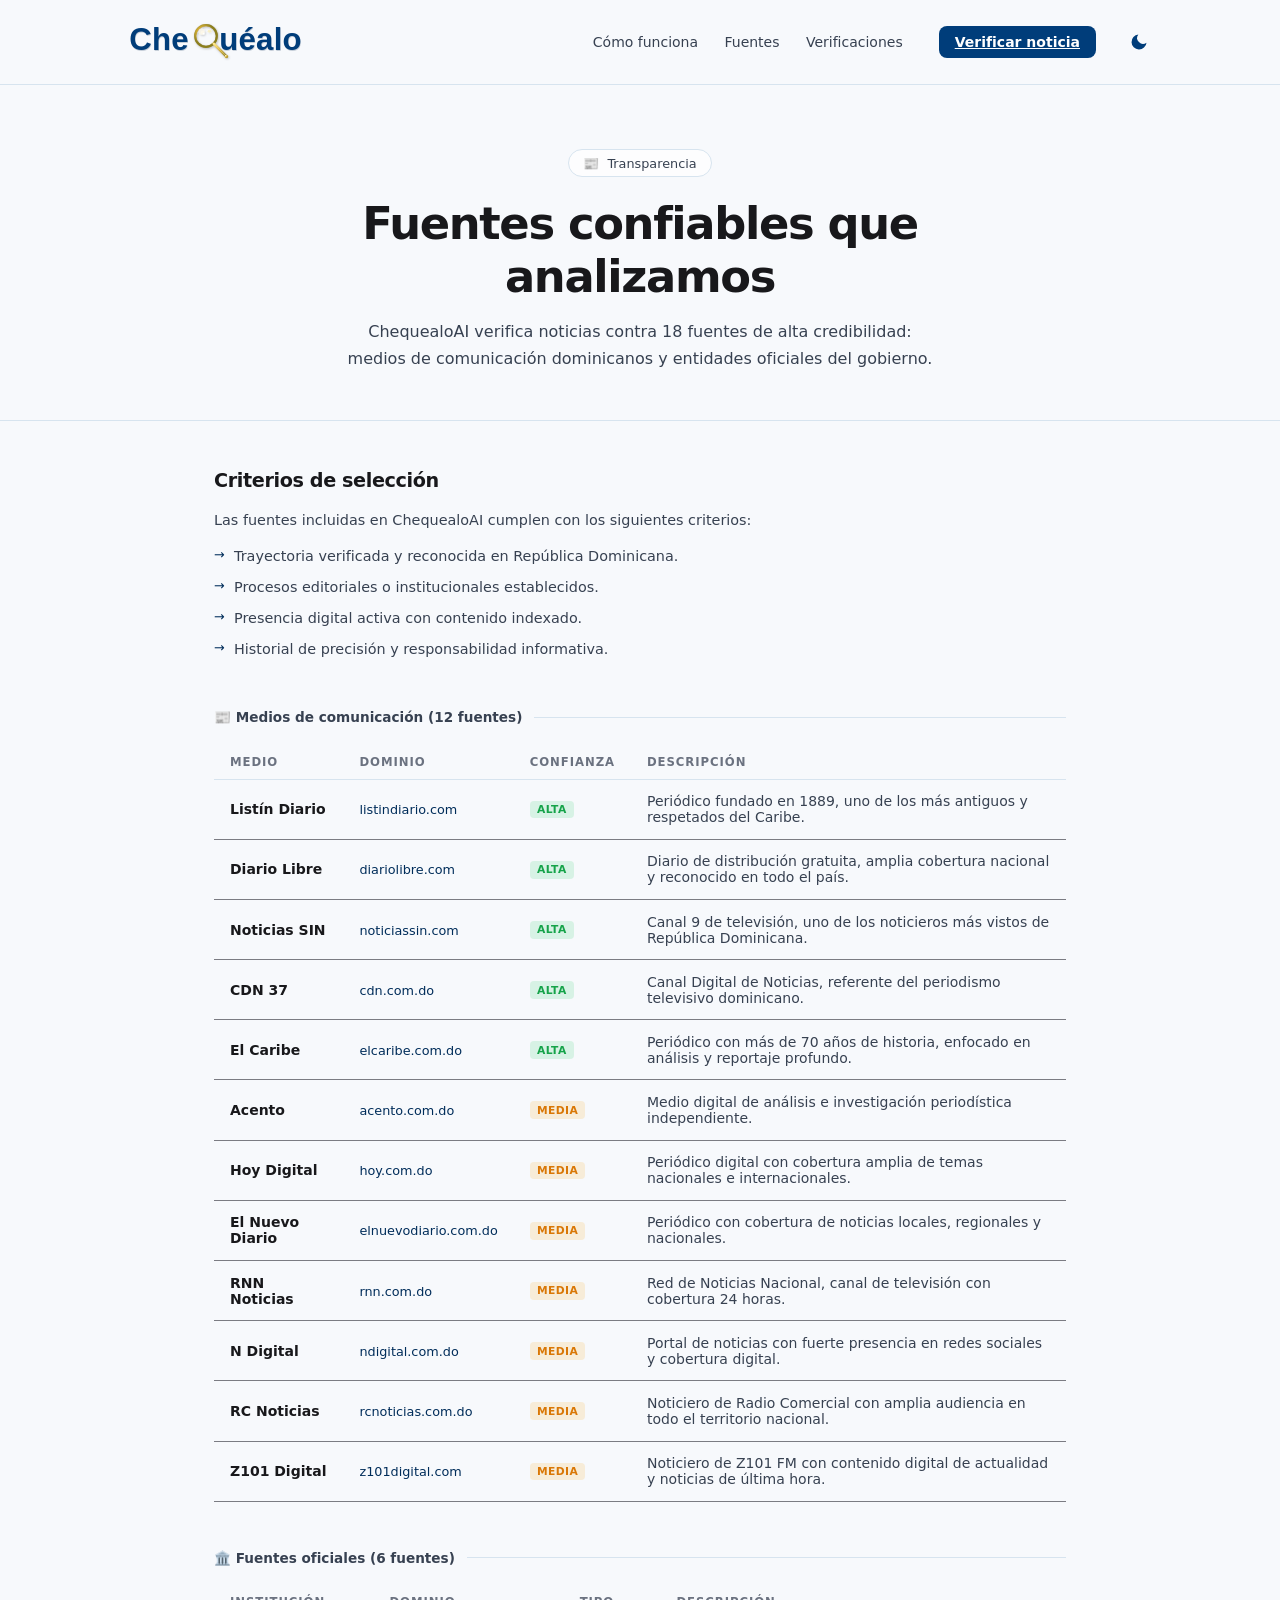
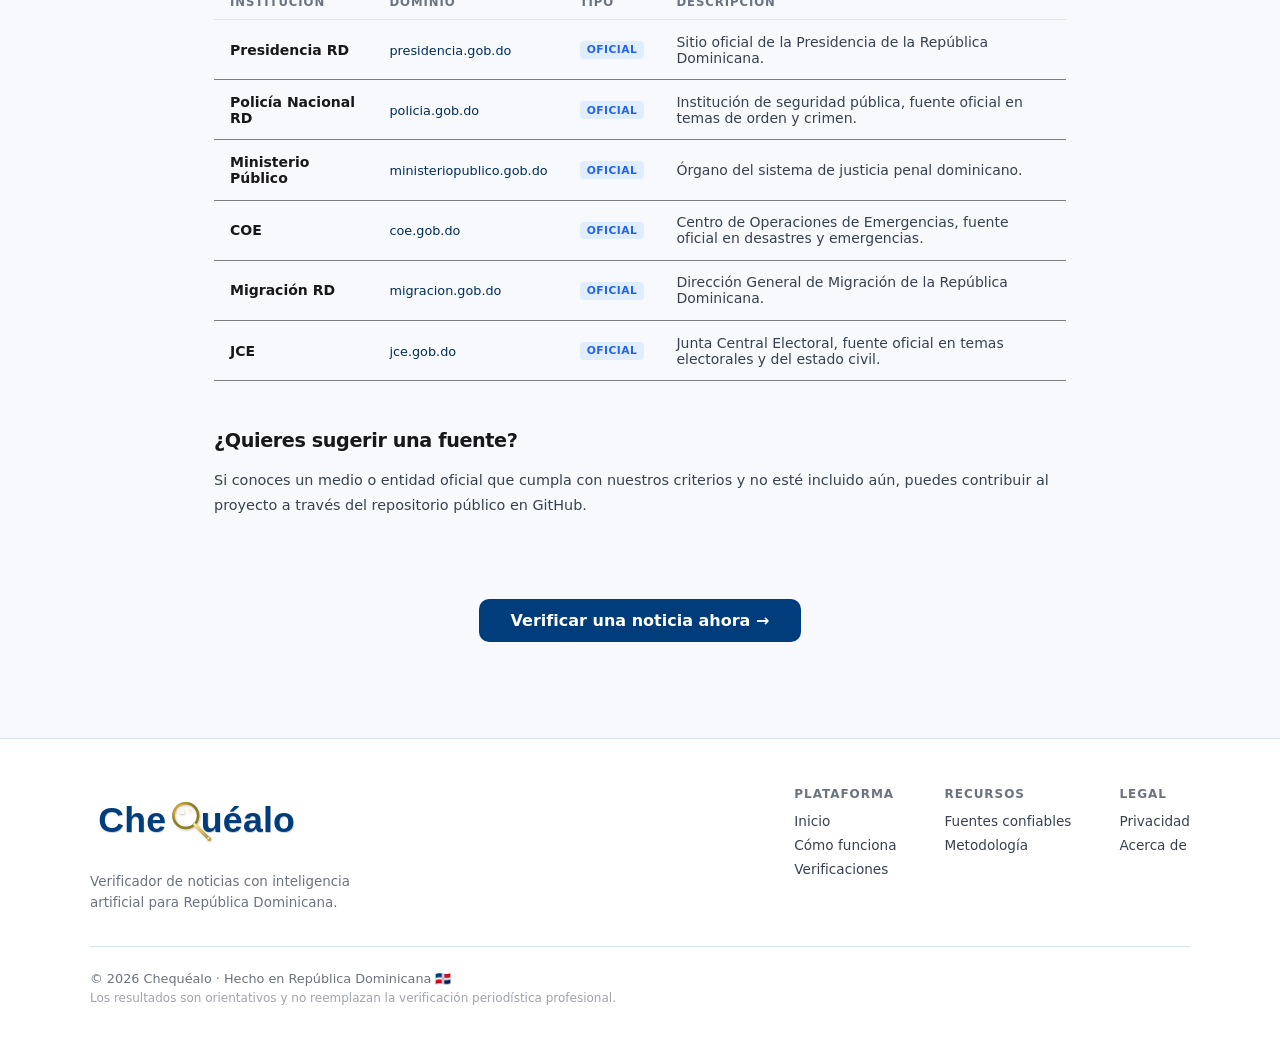
<file: fuentes.html>
<!doctype html>
<html lang="es">
  <head>
    <meta charset="UTF-8" />
    <meta name="viewport" content="width=device-width, initial-scale=1.0" />
    <title>Fuentes Confiables | ChequealoAI — Verificador de Noticias</title>
    <meta name="description" content="Lista completa de las 18 fuentes confiables que usa ChequealoAI para verificar noticias: medios dominicanos y entidades oficiales del gobierno." />
    <meta name="robots" content="index, follow" />
    <link rel="canonical" href="https://chequealoai.netlify.app/fuentes.html" />
    <link rel="icon" href="/favicon.svg" type="image/svg+xml" />

    <!-- Open Graph -->
    <meta property="og:title" content="Fuentes Confiables | ChequealoAI" />
    <meta property="og:description" content="18 fuentes verificadas: medios de comunicación dominicanos y entidades oficiales del gobierno de República Dominicana." />
    <meta property="og:type" content="article" />
    <meta property="og:url" content="https://chequealoai.netlify.app/fuentes.html" />
    <meta property="og:site_name" content="ChequealoAI" />

    <link rel="stylesheet" href="/styles.css" />
    <script src="/theme.js"></script>

    <style>
      .sources-table { width: 100%; border-collapse: collapse; margin-top: 1.25rem; }
      .sources-table th {
        text-align: left;
        font-size: 0.73rem;
        font-weight: 700;
        letter-spacing: 0.08em;
        text-transform: uppercase;
        color: var(--muted);
        padding: 0.6rem 1rem;
        border-bottom: 1px solid var(--border);
      }
      .sources-table td {
        padding: 0.85rem 1rem;
        font-size: 0.875rem;
        color: var(--muted-2);
        border-bottom: 1px solid rgba(42,42,53,0.6);
        vertical-align: middle;
      }
      .sources-table tr:hover td { background: rgba(255,255,255,0.02); }
      .src-name { font-weight: 600; color: var(--text); }
      .src-link { color: var(--accent-light); text-decoration: none; font-size: 0.8rem; }
      .src-link:hover { text-decoration: underline; }
      .badge {
        display: inline-block;
        font-size: 0.67rem;
        font-weight: 700;
        padding: 0.15rem 0.45rem;
        border-radius: 4px;
        letter-spacing: 0.04em;
        text-transform: uppercase;
      }
      .badge-high { background: rgba(34,197,94,0.15); color: var(--green); }
      .badge-medium { background: rgba(245,158,11,0.15); color: var(--orange); }
      .badge-official { background: rgba(96,165,250,0.15); color: var(--blue); }
      .section-divider {
        margin: 2.5rem 0 1.25rem;
        font-size: 0.85rem;
        font-weight: 700;
        color: var(--muted-2);
        display: flex;
        align-items: center;
        gap: 0.75rem;
      }
      .section-divider::after {
        content: "";
        flex: 1;
        height: 1px;
        background: var(--border);
      }
    </style>
  </head>
  <body>
    <!-- Navigation -->
    <nav class="navbar" role="navigation" aria-label="Navegación principal">
      <div class="navbar-inner">
        <a href="/" class="logo" aria-label="ChequealoAI inicio">
          <span class="brand-logo brand-logo-nav" aria-hidden="true"></span>
          <span class="sr-only">ChequealoAI</span>
        </a>
        <div class="navbar-links">
          <a href="/como-funciona.html" class="nav-link">Cómo funciona</a>
          <a href="/fuentes.html" class="nav-link" aria-current="page">Fuentes</a>
          <a href="/verificaciones.html" class="nav-link">Verificaciones</a>
        </div>
        <a href="/" class="nav-cta-btn">Verificar noticia</a>
        <button class="theme-toggle-btn" id="themeToggleBtn" type="button" aria-label="Cambiar tema">☀️</button>
        <button class="nav-menu-btn" id="navMenuBtn" aria-label="Abrir menú" aria-expanded="false">
          <span></span><span></span><span></span>
        </button>
      </div>
      <div class="navbar-mobile" id="navMobile">
        <a href="/como-funciona.html" class="nav-link">Cómo funciona</a>
        <a href="/fuentes.html" class="nav-link" aria-current="page">Fuentes</a>
        <a href="/verificaciones.html" class="nav-link">Verificaciones</a>
      </div>
    </nav>

    <!-- Page Hero -->
    <div class="page-hero">
      <div class="page-hero-badge">
        <span>📰</span> Transparencia
      </div>
      <h1 class="page-title">Fuentes confiables que analizamos</h1>
      <p class="page-subtitle">
        ChequealoAI verifica noticias contra 18 fuentes de alta credibilidad: medios de comunicación dominicanos y entidades oficiales del gobierno.
      </p>
    </div>

    <!-- Content -->
    <main class="page-content">

      <section class="content-section">
        <h2>Criterios de selección</h2>
        <p>Las fuentes incluidas en ChequealoAI cumplen con los siguientes criterios:</p>
        <ul>
          <li>Trayectoria verificada y reconocida en República Dominicana.</li>
          <li>Procesos editoriales o institucionales establecidos.</li>
          <li>Presencia digital activa con contenido indexado.</li>
          <li>Historial de precisión y responsabilidad informativa.</li>
        </ul>
      </section>

      <!-- Media sources table -->
      <section class="content-section">
        <div class="section-divider">📰 Medios de comunicación (12 fuentes)</div>
        <table class="sources-table" aria-label="Medios de comunicación confiables">
          <thead>
            <tr>
              <th>Medio</th>
              <th>Dominio</th>
              <th>Confianza</th>
              <th>Descripción</th>
            </tr>
          </thead>
          <tbody>
            <tr>
              <td><span class="src-name">Listín Diario</span></td>
              <td><a class="src-link" href="https://listindiario.com" target="_blank" rel="noopener noreferrer">listindiario.com</a></td>
              <td><span class="badge badge-high">Alta</span></td>
              <td>Periódico fundado en 1889, uno de los más antiguos y respetados del Caribe.</td>
            </tr>
            <tr>
              <td><span class="src-name">Diario Libre</span></td>
              <td><a class="src-link" href="https://diariolibre.com" target="_blank" rel="noopener noreferrer">diariolibre.com</a></td>
              <td><span class="badge badge-high">Alta</span></td>
              <td>Diario de distribución gratuita, amplia cobertura nacional y reconocido en todo el país.</td>
            </tr>
            <tr>
              <td><span class="src-name">Noticias SIN</span></td>
              <td><a class="src-link" href="https://noticiassin.com" target="_blank" rel="noopener noreferrer">noticiassin.com</a></td>
              <td><span class="badge badge-high">Alta</span></td>
              <td>Canal 9 de televisión, uno de los noticieros más vistos de República Dominicana.</td>
            </tr>
            <tr>
              <td><span class="src-name">CDN 37</span></td>
              <td><a class="src-link" href="https://cdn.com.do" target="_blank" rel="noopener noreferrer">cdn.com.do</a></td>
              <td><span class="badge badge-high">Alta</span></td>
              <td>Canal Digital de Noticias, referente del periodismo televisivo dominicano.</td>
            </tr>
            <tr>
              <td><span class="src-name">El Caribe</span></td>
              <td><a class="src-link" href="https://elcaribe.com.do" target="_blank" rel="noopener noreferrer">elcaribe.com.do</a></td>
              <td><span class="badge badge-high">Alta</span></td>
              <td>Periódico con más de 70 años de historia, enfocado en análisis y reportaje profundo.</td>
            </tr>
            <tr>
              <td><span class="src-name">Acento</span></td>
              <td><a class="src-link" href="https://acento.com.do" target="_blank" rel="noopener noreferrer">acento.com.do</a></td>
              <td><span class="badge badge-medium">Media</span></td>
              <td>Medio digital de análisis e investigación periodística independiente.</td>
            </tr>
            <tr>
              <td><span class="src-name">Hoy Digital</span></td>
              <td><a class="src-link" href="https://hoy.com.do" target="_blank" rel="noopener noreferrer">hoy.com.do</a></td>
              <td><span class="badge badge-medium">Media</span></td>
              <td>Periódico digital con cobertura amplia de temas nacionales e internacionales.</td>
            </tr>
            <tr>
              <td><span class="src-name">El Nuevo Diario</span></td>
              <td><a class="src-link" href="https://elnuevodiario.com.do" target="_blank" rel="noopener noreferrer">elnuevodiario.com.do</a></td>
              <td><span class="badge badge-medium">Media</span></td>
              <td>Periódico con cobertura de noticias locales, regionales y nacionales.</td>
            </tr>
            <tr>
              <td><span class="src-name">RNN Noticias</span></td>
              <td><a class="src-link" href="https://rnn.com.do" target="_blank" rel="noopener noreferrer">rnn.com.do</a></td>
              <td><span class="badge badge-medium">Media</span></td>
              <td>Red de Noticias Nacional, canal de televisión con cobertura 24 horas.</td>
            </tr>
            <tr>
              <td><span class="src-name">N Digital</span></td>
              <td><a class="src-link" href="https://ndigital.com.do" target="_blank" rel="noopener noreferrer">ndigital.com.do</a></td>
              <td><span class="badge badge-medium">Media</span></td>
              <td>Portal de noticias con fuerte presencia en redes sociales y cobertura digital.</td>
            </tr>
            <tr>
              <td><span class="src-name">RC Noticias</span></td>
              <td><a class="src-link" href="https://rcnoticias.com.do" target="_blank" rel="noopener noreferrer">rcnoticias.com.do</a></td>
              <td><span class="badge badge-medium">Media</span></td>
              <td>Noticiero de Radio Comercial con amplia audiencia en todo el territorio nacional.</td>
            </tr>
            <tr>
              <td><span class="src-name">Z101 Digital</span></td>
              <td><a class="src-link" href="https://z101digital.com" target="_blank" rel="noopener noreferrer">z101digital.com</a></td>
              <td><span class="badge badge-medium">Media</span></td>
              <td>Noticiero de Z101 FM con contenido digital de actualidad y noticias de última hora.</td>
            </tr>
          </tbody>
        </table>
      </section>

      <!-- Official sources table -->
      <section class="content-section">
        <div class="section-divider">🏛️ Fuentes oficiales (6 fuentes)</div>
        <table class="sources-table" aria-label="Fuentes oficiales del gobierno">
          <thead>
            <tr>
              <th>Institución</th>
              <th>Dominio</th>
              <th>Tipo</th>
              <th>Descripción</th>
            </tr>
          </thead>
          <tbody>
            <tr>
              <td><span class="src-name">Presidencia RD</span></td>
              <td><a class="src-link" href="https://presidencia.gob.do" target="_blank" rel="noopener noreferrer">presidencia.gob.do</a></td>
              <td><span class="badge badge-official">Oficial</span></td>
              <td>Sitio oficial de la Presidencia de la República Dominicana.</td>
            </tr>
            <tr>
              <td><span class="src-name">Policía Nacional RD</span></td>
              <td><a class="src-link" href="https://policia.gob.do" target="_blank" rel="noopener noreferrer">policia.gob.do</a></td>
              <td><span class="badge badge-official">Oficial</span></td>
              <td>Institución de seguridad pública, fuente oficial en temas de orden y crimen.</td>
            </tr>
            <tr>
              <td><span class="src-name">Ministerio Público</span></td>
              <td><a class="src-link" href="https://ministeriopublico.gob.do" target="_blank" rel="noopener noreferrer">ministeriopublico.gob.do</a></td>
              <td><span class="badge badge-official">Oficial</span></td>
              <td>Órgano del sistema de justicia penal dominicano.</td>
            </tr>
            <tr>
              <td><span class="src-name">COE</span></td>
              <td><a class="src-link" href="https://coe.gob.do" target="_blank" rel="noopener noreferrer">coe.gob.do</a></td>
              <td><span class="badge badge-official">Oficial</span></td>
              <td>Centro de Operaciones de Emergencias, fuente oficial en desastres y emergencias.</td>
            </tr>
            <tr>
              <td><span class="src-name">Migración RD</span></td>
              <td><a class="src-link" href="https://migracion.gob.do" target="_blank" rel="noopener noreferrer">migracion.gob.do</a></td>
              <td><span class="badge badge-official">Oficial</span></td>
              <td>Dirección General de Migración de la República Dominicana.</td>
            </tr>
            <tr>
              <td><span class="src-name">JCE</span></td>
              <td><a class="src-link" href="https://jce.gob.do" target="_blank" rel="noopener noreferrer">jce.gob.do</a></td>
              <td><span class="badge badge-official">Oficial</span></td>
              <td>Junta Central Electoral, fuente oficial en temas electorales y del estado civil.</td>
            </tr>
          </tbody>
        </table>
      </section>

      <section class="content-section">
        <h2>¿Quieres sugerir una fuente?</h2>
        <p>
          Si conoces un medio o entidad oficial que cumpla con nuestros criterios y no esté incluido aún, puedes contribuir al proyecto a través del repositorio público en GitHub.
        </p>
      </section>

      <!-- CTA -->
      <div style="text-align: center; padding: 2rem 0;">
        <a href="/" class="nav-cta-btn" style="display: inline-block; padding: 0.75rem 2rem; font-size: 1rem; text-decoration: none; border-radius: 10px;">
          Verificar una noticia ahora →
        </a>
      </div>

    </main>

    <!-- Footer -->
    <footer class="footer" role="contentinfo">
      <div class="footer-inner">
        <div class="footer-top">
          <div class="footer-brand">
            <span class="footer-logo">
              <span class="brand-logo brand-logo-footer" aria-hidden="true"></span>
              <span class="sr-only">ChequealoAI</span>
            </span>
            <p class="footer-desc">Verificador de noticias con inteligencia artificial para República Dominicana.</p>
          </div>
          <nav class="footer-nav">
            <div class="footer-col">
              <h4 class="footer-col-title">Plataforma</h4>
              <a href="/" class="footer-link">Inicio</a>
              <a href="/como-funciona.html" class="footer-link">Cómo funciona</a>
              <a href="/verificaciones.html" class="footer-link">Verificaciones</a>
            </div>
            <div class="footer-col">
              <h4 class="footer-col-title">Recursos</h4>
              <a href="/fuentes.html" class="footer-link">Fuentes confiables</a>
              <a href="/#como-funciona" class="footer-link">Metodología</a>
            </div>
            <div class="footer-col">
              <h4 class="footer-col-title">Legal</h4>
              <a href="/privacidad.html" class="footer-link">Privacidad</a>
              <a href="/acerca.html" class="footer-link">Acerca de</a>
            </div>
          </nav>
        </div>
        <div class="footer-bottom">
          <p>© 2026 Chequéalo · Hecho en República Dominicana 🇩🇴</p>
          <p class="footer-disclaimer">Los resultados son orientativos y no reemplazan la verificación periodística profesional.</p>
        </div>
      </div>
    </footer>

    <button id="scrollTopBtn" aria-label="Volver arriba">&#8679;</button>

    <script>
      const btn = document.getElementById("navMenuBtn");
      const mob = document.getElementById("navMobile");
      if (btn && mob) btn.addEventListener("click", () => {
        const open = mob.classList.toggle("open");
        btn.setAttribute("aria-expanded", String(open));
      });

      // Scroll-to-top button
      const scrollTopBtn = document.getElementById("scrollTopBtn");
      if (scrollTopBtn) {
        window.addEventListener("scroll", () => {
          scrollTopBtn.classList.toggle("visible", window.scrollY > 300);
        }, { passive: true });
        scrollTopBtn.addEventListener("click", () => {
          window.scrollTo({ top: 0, behavior: "smooth" });
        });
      }
    </script>
  </body>
</html>
</file>
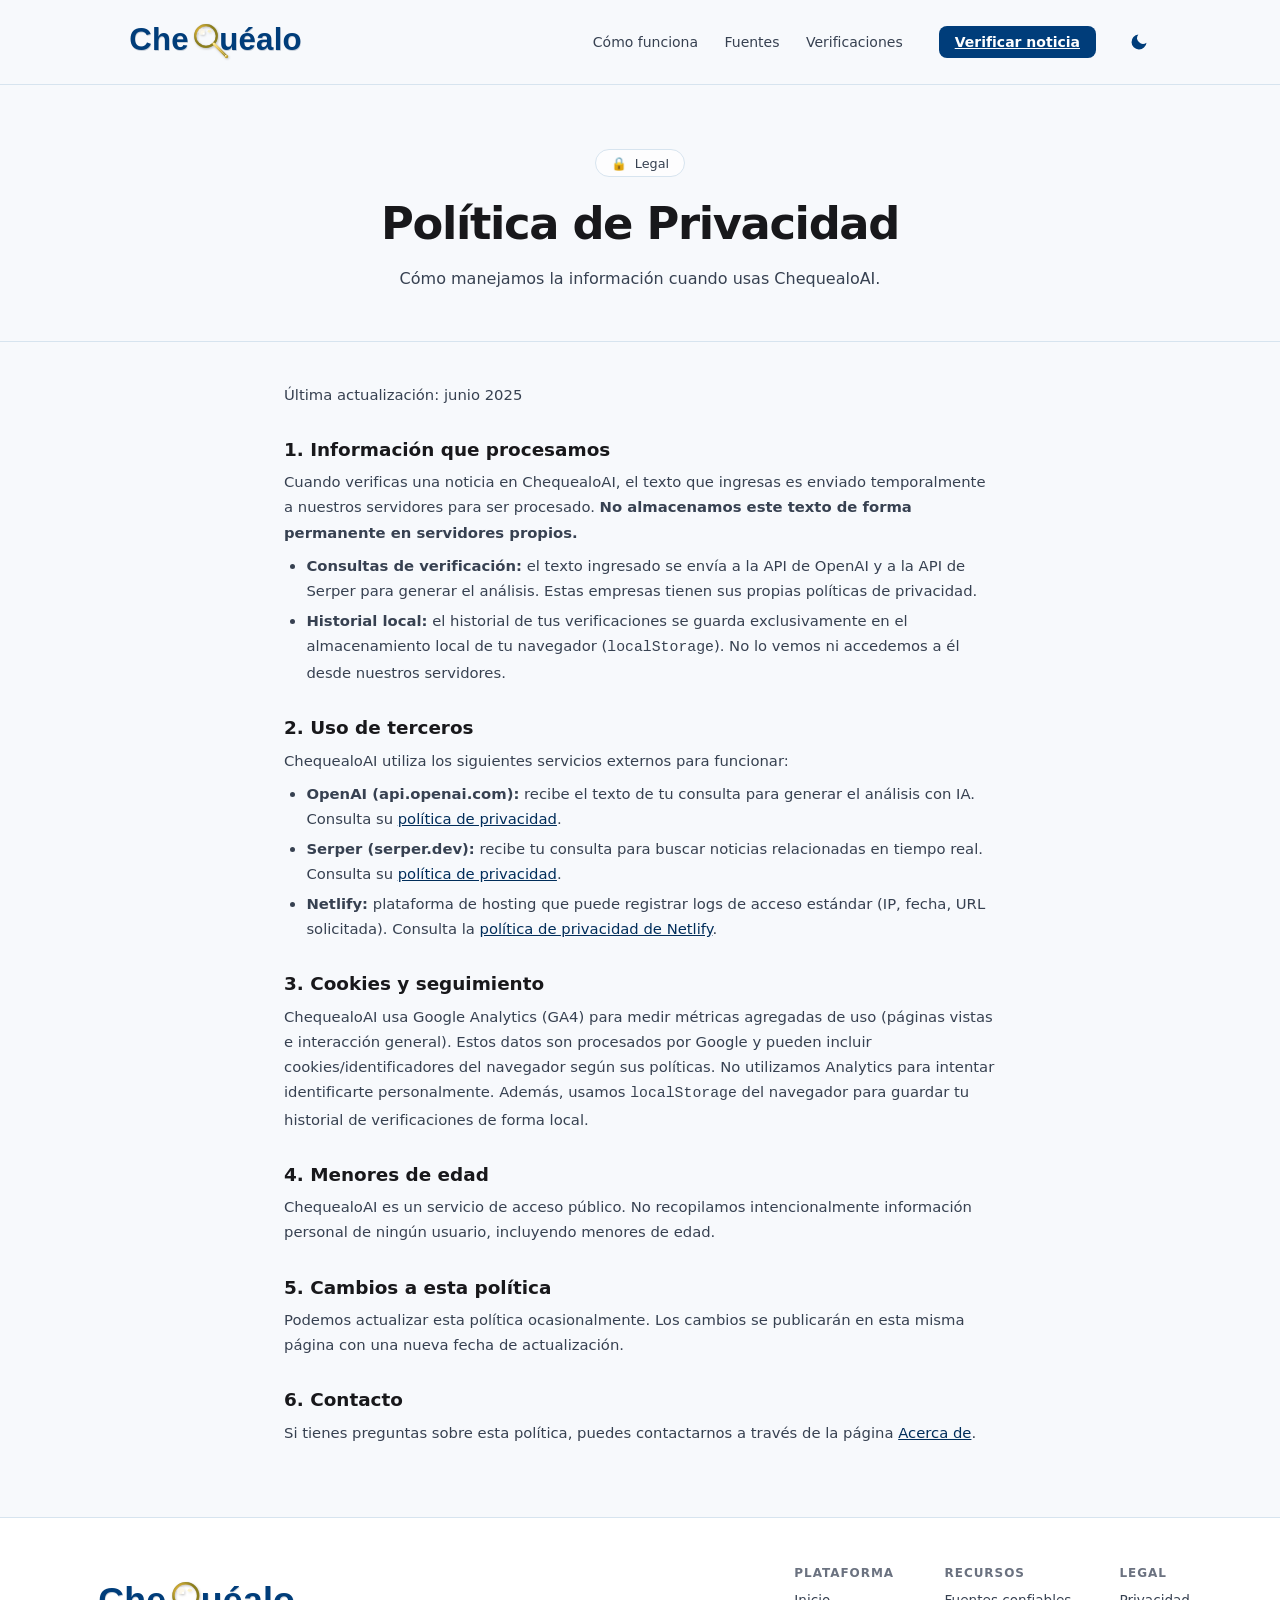
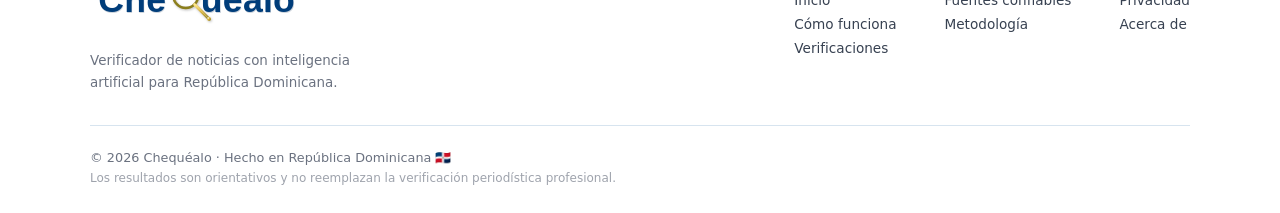
<file: privacidad.html>
<!doctype html>
<html lang="es">
  <head>
    <meta charset="UTF-8" />
    <meta name="viewport" content="width=device-width, initial-scale=1.0" />
    <title>Política de Privacidad | ChequealoAI</title>
    <meta name="description" content="Política de privacidad de ChequealoAI. Información sobre los datos que procesamos al verificar noticias con inteligencia artificial." />
    <meta name="robots" content="index, follow" />
    <link rel="canonical" href="https://chequealoai.netlify.app/privacidad.html" />
    <link rel="icon" href="/favicon.svg" type="image/svg+xml" />

    <!-- Open Graph -->
    <meta property="og:title" content="Política de Privacidad | ChequealoAI" />
    <meta property="og:description" content="Información sobre los datos que procesamos al verificar noticias con inteligencia artificial." />
    <meta property="og:type" content="article" />
    <meta property="og:url" content="https://chequealoai.netlify.app/privacidad.html" />
    <meta property="og:site_name" content="ChequealoAI" />

    <link rel="stylesheet" href="/styles.css" />
    <script src="/theme.js"></script>
    <style>
      .legal-content { max-width: 760px; margin: 0 auto; padding: 2.5rem 1.5rem 4rem; }
      .legal-content h2 { font-size: 1.15rem; font-weight: 700; color: var(--text); margin: 2rem 0 0.6rem; }
      .legal-content p, .legal-content li { font-size: 0.925rem; color: var(--muted-2); line-height: 1.7; margin-bottom: 0.5rem; }
      .legal-content ul { padding-left: 1.4rem; margin-bottom: 1rem; }
      .legal-content li { margin-bottom: 0.3rem; }
      .legal-meta { font-size: 0.8rem; color: var(--muted); margin-bottom: 2rem; }
    </style>
  </head>
  <body>
    <!-- Navigation -->
    <nav class="navbar" role="navigation" aria-label="Navegación principal">
      <div class="navbar-inner">
        <a href="/" class="logo" aria-label="ChequealoAI inicio">
          <span class="brand-logo brand-logo-nav" aria-hidden="true"></span>
          <span class="sr-only">ChequealoAI</span>
        </a>
        <div class="navbar-links">
          <a href="/como-funciona.html" class="nav-link">Cómo funciona</a>
          <a href="/fuentes.html" class="nav-link">Fuentes</a>
          <a href="/verificaciones.html" class="nav-link">Verificaciones</a>
        </div>
        <a href="/" class="nav-cta-btn">Verificar noticia</a>
        <button class="theme-toggle-btn" id="themeToggleBtn" type="button" aria-label="Cambiar tema">☀️</button>
        <button class="nav-menu-btn" id="navMenuBtn" aria-label="Abrir menú" aria-expanded="false">
          <span></span><span></span><span></span>
        </button>
      </div>
      <div class="navbar-mobile" id="navMobile">
        <a href="/como-funciona.html" class="nav-link">Cómo funciona</a>
        <a href="/fuentes.html" class="nav-link">Fuentes</a>
        <a href="/verificaciones.html" class="nav-link">Verificaciones</a>
      </div>
    </nav>

    <!-- Page Hero -->
    <div class="page-hero">
      <div class="page-hero-badge"><span>🔒</span> Legal</div>
      <h1 class="page-title">Política de Privacidad</h1>
      <p class="page-subtitle">Cómo manejamos la información cuando usas ChequealoAI.</p>
    </div>

    <main class="legal-content">
      <p class="legal-meta">Última actualización: junio 2025</p>

      <h2>1. Información que procesamos</h2>
      <p>Cuando verificas una noticia en ChequealoAI, el texto que ingresas es enviado temporalmente a nuestros servidores para ser procesado. <strong>No almacenamos este texto de forma permanente en servidores propios.</strong></p>
      <ul>
        <li><strong>Consultas de verificación:</strong> el texto ingresado se envía a la API de OpenAI y a la API de Serper para generar el análisis. Estas empresas tienen sus propias políticas de privacidad.</li>
        <li><strong>Historial local:</strong> el historial de tus verificaciones se guarda exclusivamente en el almacenamiento local de tu navegador (<code>localStorage</code>). No lo vemos ni accedemos a él desde nuestros servidores.</li>
      </ul>

      <h2>2. Uso de terceros</h2>
      <p>ChequealoAI utiliza los siguientes servicios externos para funcionar:</p>
      <ul>
        <li><strong>OpenAI (api.openai.com):</strong> recibe el texto de tu consulta para generar el análisis con IA. Consulta su <a href="https://openai.com/privacy" target="_blank" rel="noopener noreferrer" style="color: var(--accent-light);">política de privacidad</a>.</li>
        <li><strong>Serper (serper.dev):</strong> recibe tu consulta para buscar noticias relacionadas en tiempo real. Consulta su <a href="https://serper.dev/privacy" target="_blank" rel="noopener noreferrer" style="color: var(--accent-light);">política de privacidad</a>.</li>
        <li><strong>Netlify:</strong> plataforma de hosting que puede registrar logs de acceso estándar (IP, fecha, URL solicitada). Consulta la <a href="https://www.netlify.com/privacy/" target="_blank" rel="noopener noreferrer" style="color: var(--accent-light);">política de privacidad de Netlify</a>.</li>
      </ul>

      <h2>3. Cookies y seguimiento</h2>
      <p>ChequealoAI usa Google Analytics (GA4) para medir métricas agregadas de uso (páginas vistas e interacción general). Estos datos son procesados por Google y pueden incluir cookies/identificadores del navegador según sus políticas. No utilizamos Analytics para intentar identificarte personalmente. Además, usamos <code>localStorage</code> del navegador para guardar tu historial de verificaciones de forma local.</p>

      <h2>4. Menores de edad</h2>
      <p>ChequealoAI es un servicio de acceso público. No recopilamos intencionalmente información personal de ningún usuario, incluyendo menores de edad.</p>

      <h2>5. Cambios a esta política</h2>
      <p>Podemos actualizar esta política ocasionalmente. Los cambios se publicarán en esta misma página con una nueva fecha de actualización.</p>

      <h2>6. Contacto</h2>
      <p>Si tienes preguntas sobre esta política, puedes contactarnos a través de la página <a href="/acerca.html" style="color: var(--accent-light);">Acerca de</a>.</p>
    </main>

    <!-- Footer -->
    <footer class="footer" role="contentinfo">
      <div class="footer-inner">
        <div class="footer-top">
          <div class="footer-brand">
            <span class="footer-logo">
              <span class="brand-logo brand-logo-footer" aria-hidden="true"></span>
              <span class="sr-only">ChequealoAI</span>
            </span>
            <p class="footer-desc">Verificador de noticias con inteligencia artificial para República Dominicana.</p>
          </div>
          <nav class="footer-nav" aria-label="Navegación del pie de página">
            <div class="footer-col">
              <h4 class="footer-col-title">Plataforma</h4>
              <a href="/" class="footer-link">Inicio</a>
              <a href="/como-funciona.html" class="footer-link">Cómo funciona</a>
              <a href="/verificaciones.html" class="footer-link">Verificaciones</a>
            </div>
            <div class="footer-col">
              <h4 class="footer-col-title">Recursos</h4>
              <a href="/fuentes.html" class="footer-link">Fuentes confiables</a>
              <a href="/#como-funciona" class="footer-link">Metodología</a>
            </div>
            <div class="footer-col">
              <h4 class="footer-col-title">Legal</h4>
              <a href="/privacidad.html" class="footer-link" aria-current="page">Privacidad</a>
              <a href="/acerca.html" class="footer-link">Acerca de</a>
            </div>
          </nav>
        </div>
        <div class="footer-bottom">
          <p>© 2026 Chequéalo · Hecho en República Dominicana 🇩🇴</p>
          <p class="footer-disclaimer">Los resultados son orientativos y no reemplazan la verificación periodística profesional.</p>
        </div>
      </div>
    </footer>

    <button id="scrollTopBtn" aria-label="Volver arriba">&#8679;</button>
    <script>
      const btn = document.getElementById("navMenuBtn");
      const mob = document.getElementById("navMobile");
      if (btn && mob) btn.addEventListener("click", () => {
        const open = mob.classList.toggle("open");
        btn.setAttribute("aria-expanded", String(open));
      });
      const scrollTopBtn = document.getElementById("scrollTopBtn");
      if (scrollTopBtn) {
        window.addEventListener("scroll", () => { scrollTopBtn.classList.toggle("visible", window.scrollY > 300); }, { passive: true });
        scrollTopBtn.addEventListener("click", () => { window.scrollTo({ top: 0, behavior: "smooth" }); });
      }
    </script>
  </body>
</html>
</file>
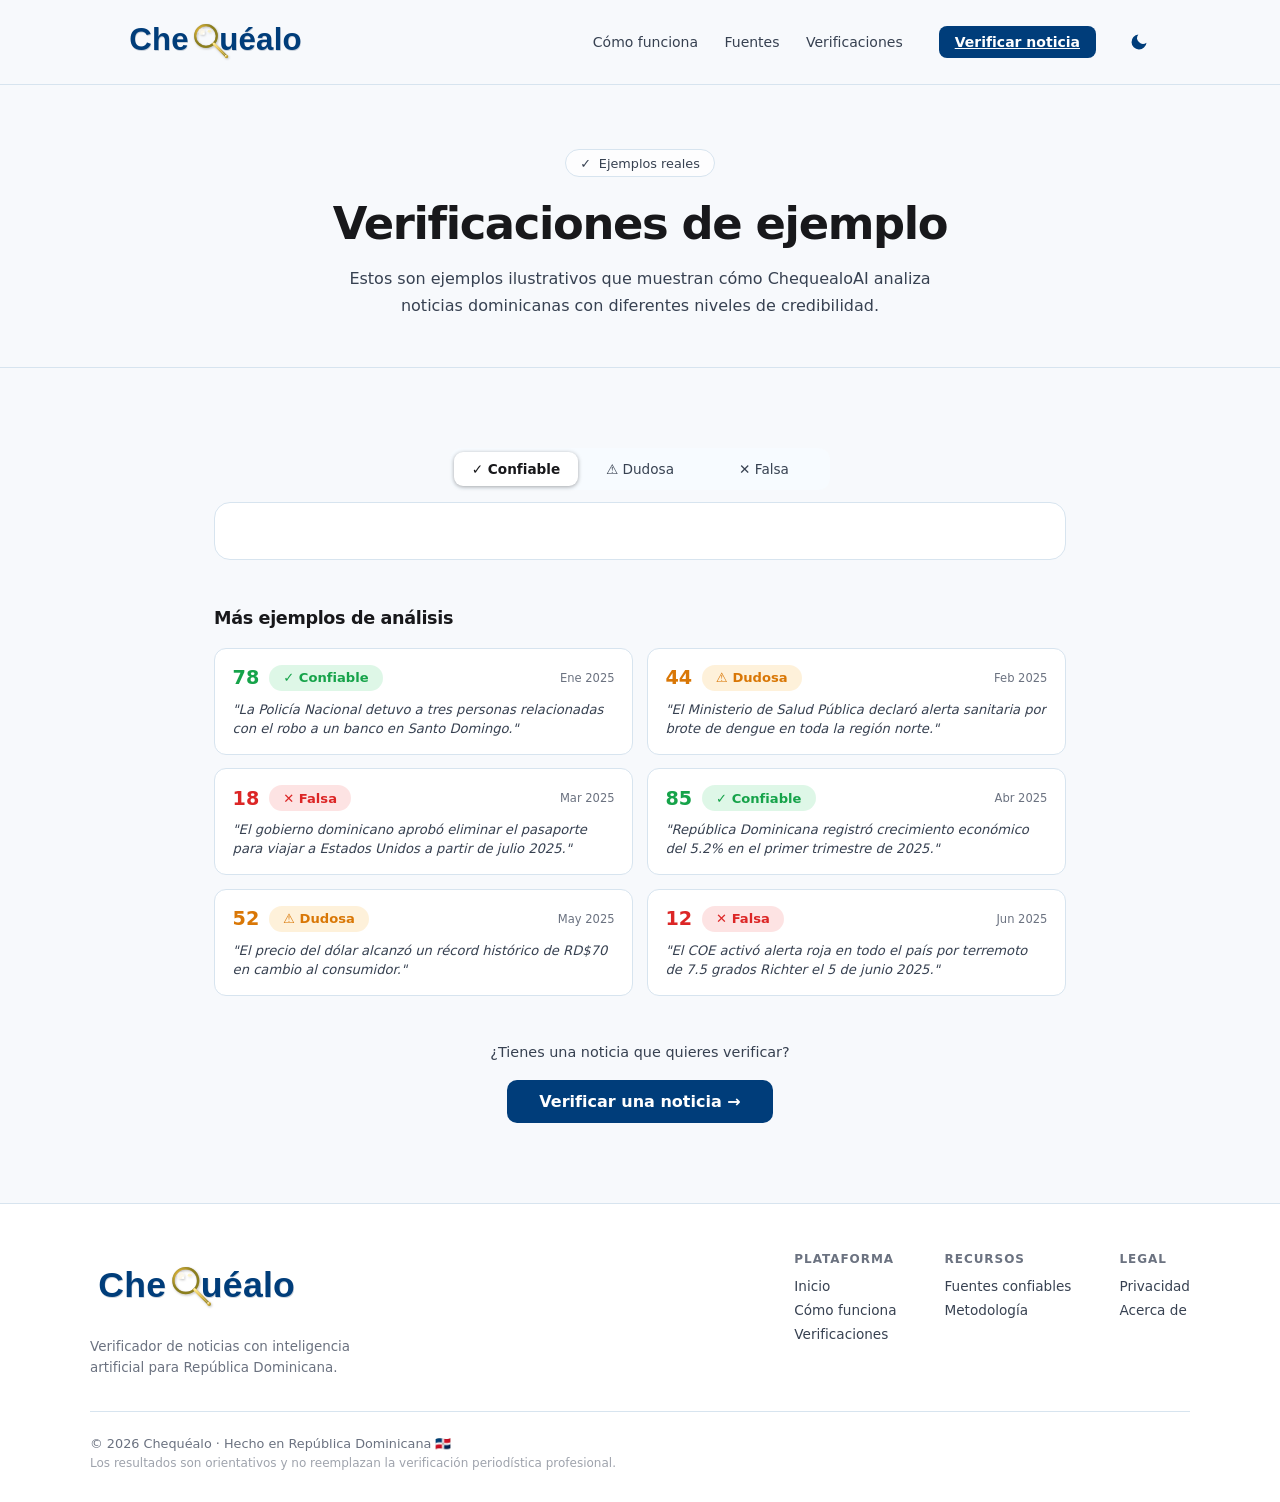
<file: verificaciones.html>
<!doctype html>
<html lang="es">
  <head>
    <meta charset="UTF-8" />
    <meta name="viewport" content="width=device-width, initial-scale=1.0" />
    <title>Verificaciones de Ejemplo | ChequealoAI — Fact-Checking con IA</title>
    <meta name="description" content="Ejemplos reales de verificaciones realizadas por ChequealoAI. Consulta análisis de noticias dominicanas verificadas con inteligencia artificial." />
    <meta name="robots" content="index, follow" />
    <link rel="canonical" href="https://chequealoai.netlify.app/verificaciones.html" />
    <link rel="icon" href="/favicon.svg" type="image/svg+xml" />

    <!-- Open Graph -->
    <meta property="og:title" content="Verificaciones de Ejemplo | ChequealoAI" />
    <meta property="og:description" content="Ejemplos de análisis de noticias dominicanas verificadas con IA: confiables, dudosas y falsas." />
    <meta property="og:type" content="article" />
    <meta property="og:url" content="https://chequealoai.netlify.app/verificaciones.html" />
    <meta property="og:site_name" content="ChequealoAI" />

    <link rel="stylesheet" href="/styles.css" />
    <script src="/theme.js"></script>
  </head>
  <body>
    <!-- Navigation -->
    <nav class="navbar" role="navigation" aria-label="Navegación principal">
      <div class="navbar-inner">
        <a href="/" class="logo" aria-label="ChequealoAI inicio">
          <span class="brand-logo brand-logo-nav" aria-hidden="true"></span>
          <span class="sr-only">ChequealoAI</span>
        </a>
        <div class="navbar-links">
          <a href="/como-funciona.html" class="nav-link">Cómo funciona</a>
          <a href="/fuentes.html" class="nav-link">Fuentes</a>
          <a href="/verificaciones.html" class="nav-link" aria-current="page">Verificaciones</a>
        </div>
        <a href="/" class="nav-cta-btn">Verificar noticia</a>
        <button class="theme-toggle-btn" id="themeToggleBtn" type="button" aria-label="Cambiar tema">☀️</button>
        <button class="nav-menu-btn" id="navMenuBtn" aria-label="Abrir menú" aria-expanded="false">
          <span></span><span></span><span></span>
        </button>
      </div>
      <div class="navbar-mobile" id="navMobile">
        <a href="/como-funciona.html" class="nav-link">Cómo funciona</a>
        <a href="/fuentes.html" class="nav-link">Fuentes</a>
        <a href="/verificaciones.html" class="nav-link" aria-current="page">Verificaciones</a>
      </div>
    </nav>

    <!-- Page Hero -->
    <div class="page-hero">
      <div class="page-hero-badge">
        <span>✓</span> Ejemplos reales
      </div>
      <h1 class="page-title">Verificaciones de ejemplo</h1>
      <p class="page-subtitle">
        Estos son ejemplos ilustrativos que muestran cómo ChequealoAI analiza noticias dominicanas con diferentes niveles de credibilidad.
      </p>
    </div>

    <!-- Demo cards -->
    <main style="max-width: 900px; margin: 0 auto; padding: 3rem 1.5rem 4rem;">

      <div style="margin-bottom: 0.75rem;">
        <div class="demo-tabs" role="tablist" style="max-width: 380px;">
          <button class="tab-btn active" role="tab" data-demo="confiable" aria-selected="true">✓ Confiable</button>
          <button class="tab-btn" role="tab" data-demo="dudosa" aria-selected="false" tabindex="-1">⚠ Dudosa</button>
          <button class="tab-btn" role="tab" data-demo="falsa" aria-selected="false" tabindex="-1">✕ Falsa</button>
        </div>
      </div>
      <div id="tarjeta-verificaciones" class="analysis-card" role="tabpanel" style="margin-top: 0.75rem;"></div>

      <!-- Additional examples -->
      <h2 style="font-size: 1.1rem; font-weight: 700; color: var(--text); margin: 3rem 0 1.25rem; letter-spacing: -0.02em;">
        Más ejemplos de análisis
      </h2>
      <div class="hist-list">
        <div class="hist-item" id="ex1" role="button" tabindex="0">
          <div class="hist-item-header">
            <span class="hist-score" style="color: var(--green);">78</span>
            <span class="verdict-chip confiable">✓ Confiable</span>
            <span class="hist-date">Ene 2025</span>
          </div>
          <p class="hist-query">"La Policía Nacional detuvo a tres personas relacionadas con el robo a un banco en Santo Domingo."</p>
        </div>
        <div class="hist-item" id="ex2" role="button" tabindex="0">
          <div class="hist-item-header">
            <span class="hist-score" style="color: var(--orange);">44</span>
            <span class="verdict-chip dudosa">⚠ Dudosa</span>
            <span class="hist-date">Feb 2025</span>
          </div>
          <p class="hist-query">"El Ministerio de Salud Pública declaró alerta sanitaria por brote de dengue en toda la región norte."</p>
        </div>
        <div class="hist-item" id="ex3" role="button" tabindex="0">
          <div class="hist-item-header">
            <span class="hist-score" style="color: var(--red);">18</span>
            <span class="verdict-chip falsa">✕ Falsa</span>
            <span class="hist-date">Mar 2025</span>
          </div>
          <p class="hist-query">"El gobierno dominicano aprobó eliminar el pasaporte para viajar a Estados Unidos a partir de julio 2025."</p>
        </div>
        <div class="hist-item" id="ex4" role="button" tabindex="0">
          <div class="hist-item-header">
            <span class="hist-score" style="color: var(--green);">85</span>
            <span class="verdict-chip confiable">✓ Confiable</span>
            <span class="hist-date">Abr 2025</span>
          </div>
          <p class="hist-query">"República Dominicana registró crecimiento económico del 5.2% en el primer trimestre de 2025."</p>
        </div>
        <div class="hist-item" id="ex5" role="button" tabindex="0">
          <div class="hist-item-header">
            <span class="hist-score" style="color: var(--orange);">52</span>
            <span class="verdict-chip dudosa">⚠ Dudosa</span>
            <span class="hist-date">May 2025</span>
          </div>
          <p class="hist-query">"El precio del dólar alcanzó un récord histórico de RD$70 en cambio al consumidor."</p>
        </div>
        <div class="hist-item" id="ex6" role="button" tabindex="0">
          <div class="hist-item-header">
            <span class="hist-score" style="color: var(--red);">12</span>
            <span class="verdict-chip falsa">✕ Falsa</span>
            <span class="hist-date">Jun 2025</span>
          </div>
          <p class="hist-query">"El COE activó alerta roja en todo el país por terremoto de 7.5 grados Richter el 5 de junio 2025."</p>
        </div>
      </div>

      <!-- CTA -->
      <div style="text-align: center; padding: 3rem 0 1rem;">
        <p style="color: var(--muted-2); font-size: 0.9rem; margin-bottom: 1.25rem;">
          ¿Tienes una noticia que quieres verificar?
        </p>
        <a href="/" class="nav-cta-btn" style="display: inline-block; padding: 0.75rem 2rem; font-size: 1rem; text-decoration: none; border-radius: 10px;">
          Verificar una noticia →
        </a>
      </div>

    </main>

    <!-- Footer -->
    <footer class="footer" role="contentinfo">
      <div class="footer-inner">
        <div class="footer-top">
          <div class="footer-brand">
            <span class="footer-logo">
              <span class="brand-logo brand-logo-footer" aria-hidden="true"></span>
              <span class="sr-only">ChequealoAI</span>
            </span>
            <p class="footer-desc">Verificador de noticias con inteligencia artificial para República Dominicana.</p>
          </div>
          <nav class="footer-nav">
            <div class="footer-col">
              <h4 class="footer-col-title">Plataforma</h4>
              <a href="/" class="footer-link">Inicio</a>
              <a href="/como-funciona.html" class="footer-link">Cómo funciona</a>
              <a href="/verificaciones.html" class="footer-link">Verificaciones</a>
            </div>
            <div class="footer-col">
              <h4 class="footer-col-title">Recursos</h4>
              <a href="/fuentes.html" class="footer-link">Fuentes confiables</a>
              <a href="/#como-funciona" class="footer-link">Metodología</a>
            </div>
            <div class="footer-col">
              <h4 class="footer-col-title">Legal</h4>
              <a href="/privacidad.html" class="footer-link">Privacidad</a>
              <a href="/acerca.html" class="footer-link">Acerca de</a>
            </div>
          </nav>
        </div>
        <div class="footer-bottom">
          <p>© 2026 Chequéalo · Hecho en República Dominicana 🇩🇴</p>
          <p class="footer-disclaimer">Los resultados son orientativos y no reemplazan la verificación periodística profesional.</p>
        </div>
      </div>
    </footer>

    <button id="scrollTopBtn" aria-label="Volver arriba">&#8679;</button>

    <script src="/script.js" defer></script>
    <script>
      // Mobile nav
      const btn = document.getElementById("navMenuBtn");
      const mob = document.getElementById("navMobile");
      if (btn && mob) btn.addEventListener("click", () => {
        const open = mob.classList.toggle("open");
        btn.setAttribute("aria-expanded", String(open));
      });

      // Example hist items: navigate to homepage with query
      document.querySelectorAll(".hist-item[id^='ex']").forEach((item) => {
        const query = item.querySelector(".hist-query")?.textContent?.replace(/^"|"$/g, "").trim() || "";
        const activate = () => {
          if (query) window.location.href = `/?q=${encodeURIComponent(query)}`;
        };
        item.addEventListener("click", activate);
        item.addEventListener("keydown", (e) => { if (e.key === "Enter" || e.key === " ") { e.preventDefault(); activate(); } });
      });
    </script>
  </body>
</html>
</file>
<file: styles.css>
:root {
  --bg: #0d0d0f;
  --surface: #18181b;
  --surface-2: #1f1f23;
  --border: #2a2a35;
  --text: #f4f4f5;
  --muted: #71717a;
  --muted-2: #a1a1aa;
  --accent: #7c3aed;
  --accent-light: #a78bfa;
  --green: #22c55e;
  --orange: #f59e0b;
  --red: #ef4444;
  --blue: #60a5fa;
  --nav-menu-btn-bg: rgba(13, 13, 15, 0.9);
  --nav-menu-btn-hover-bg: rgba(124, 58, 237, 0.08);
  --navbar-bg: rgba(13, 13, 15, 0.92);
  --navbar-mobile-bg: rgba(13, 13, 15, 0.97);
  --hero-badge-border: #3b3b52;
  --search-bar-border: #5b21b6;
  --overlay-bg: rgba(2, 6, 23, 0.9);
  --progress-card-bg: linear-gradient(180deg, rgba(24, 24, 27, 0.96), rgba(17, 24, 39, 0.98));
  --glass-bg: rgba(255, 255, 255, 0.03);
  --glass-border: rgba(255, 255, 255, 0.05);
  --brand-logo-image: url("/chequealo-logo-pro-darkMode.svg");
  --brand-spinner-image: url("https://github.com/user-attachments/assets/8866e5ee-04a5-4bad-b2c5-31e90e0499d4");
  font-family: Inter, system-ui, -apple-system, Segoe UI, Roboto, sans-serif;
}

/* ---- LIGHT THEME ---- */
[data-theme="light"] {
  --bg: #f7f9fc;
  --surface: #ffffff;
  --surface-2: #f7fbff;
  --border: #d7e4ef;
  --text: #18181b;
  --muted: #6b7280;
  --muted-2: #374151;
  --accent: #003D7A;
  --accent-light: #002d5a;
  --green: #16a34a;
  --orange: #d97706;
  --red: #dc2626;
  --blue: #2563eb;
  --nav-menu-btn-bg: rgba(255, 255, 255, 0.9);
  --nav-menu-btn-hover-bg: rgba(0, 61, 122, 0.06);
  --navbar-bg: rgba(247, 249, 252, 0.92);
  --navbar-mobile-bg: rgba(247, 249, 252, 0.97);
  --hero-badge-border: #d7e4ef;
  --search-bar-border: #003D7A;
  --overlay-bg: rgba(247, 249, 252, 0.92);
  --progress-card-bg: linear-gradient(180deg, rgba(255, 255, 255, 0.98), rgba(243, 247, 251, 0.98));
  --glass-bg: rgba(255, 255, 255, 0.7);
  --glass-border: rgba(0, 61, 122, 0.08);
  --brand-logo-image: url("/chequealo-logo-pro.svg");
}

/* ---- LIGHT THEME — hardcoded purple overrides ---- */
[data-theme="light"] .nav-cta-btn:hover {
  background: #002d5a;
}
[data-theme="light"] .hero-badge {
  background: rgba(255, 255, 255, 0.78);
}
[data-theme="light"] .search-bar:focus-within {
  box-shadow: 0 0 0 3px rgba(0, 61, 122, 0.18);
}
[data-theme="light"] .search-bar button:hover:not(:disabled) {
  background: #002d5a;
}
[data-theme="light"] .source-chip.more {
  border-color: rgba(0, 61, 122, 0.18);
}
[data-theme="light"] .cta-secondary:hover {
  background: rgba(255, 255, 255, 0.88);
}
[data-theme="light"] .suggestion-pill:hover {
  background: rgba(255, 255, 255, 0.92);
}
[data-theme="light"] .stat-card:hover {
  border-color: rgba(0, 61, 122, 0.4);
}
[data-theme="light"] .progress-section[data-topic="politica"] .progress-bar-fill {
  background: linear-gradient(90deg, #003D7A, #4d8fca);
}
[data-theme="light"] .summary-accordion {
  background: rgba(255, 255, 255, 0.78);
  border-color: rgba(0, 61, 122, 0.12);
}
[data-theme="light"] .summary-accordion-header:hover {
  background: rgba(247, 249, 252, 0.96);
}
[data-theme="light"] .share-btn.copy-btn {
  background: rgba(255, 255, 255, 0.86);
  border-color: rgba(0, 61, 122, 0.16);
  color: var(--accent-light);
}
[data-theme="light"] .how-card:hover {
  border-color: rgba(0, 61, 122, 0.4);
}
[data-theme="light"] .cat-card:hover {
  background: rgba(255, 255, 255, 0.9);
}
[data-theme="light"] .page-hero-badge {
  background: rgba(255, 255, 255, 0.78);
}

*, *::before, *::after {
  box-sizing: border-box;
  margin: 0;
  padding: 0;
}

body {
  background: var(--bg);
  color: var(--text);
  min-height: 100vh;
  -webkit-font-smoothing: antialiased;
  transition: background-color 0.25s ease, color 0.25s ease;
}
body.loading-active {
  overflow: hidden;
}
.sr-only {
  position: absolute;
  width: 1px;
  height: 1px;
  padding: 0;
  margin: -1px;
  overflow: hidden;
  clip: rect(0, 0, 0, 0);
  white-space: nowrap;
  border: 0;
}

/* ---- NAVBAR ---- */
.navbar {
  position: sticky;
  top: 0;
  z-index: 100;
  background: var(--navbar-bg);
  backdrop-filter: blur(12px);
  border-bottom: 1px solid var(--border);
}
.navbar-inner {
  max-width: 1100px;
  margin: 0 auto;
  padding: 0.875rem 2rem;
  display: flex;
  align-items: center;
  gap: 1.5rem;
}
.logo {
  text-decoration: none;
  display: inline-flex;
  align-items: center;
  gap: 0;
  flex-shrink: 0;
}
.brand-logo {
  display: block;
  background-image: var(--brand-logo-image);
  background-repeat: no-repeat;
  background-position: center;
  background-size: contain;
  border: 0;
  box-shadow: none;
  flex-shrink: 0;
  overflow: hidden;
}
.brand-logo-nav {
  width: min(34vw, 228px);
  height: 56px;
  border-radius: 18px;
}
.logo:hover .brand-logo-nav {
  transform: translateY(-1px);
  box-shadow: none;
}
.navbar-links {
  display: flex;
  align-items: center;
  gap: 0.15rem;
  margin-left: auto;
}
.nav-link {
  font-size: 0.875rem;
  color: var(--muted-2);
  text-decoration: none;
  padding: 0.4rem 0.75rem;
  border-radius: 8px;
  transition: color 0.15s, background 0.15s;
  white-space: nowrap;
}
.nav-link:hover {
  color: var(--text);
  background: var(--nav-menu-btn-hover-bg);
}
.nav-cta-btn {
  background: var(--accent);
  color: #fff;
  border: none;
  border-radius: 8px;
  padding: 0.5rem 1rem;
  font: inherit;
  font-size: 0.875rem;
  font-weight: 600;
  cursor: pointer;
  transition: background 0.15s, transform 0.1s;
  white-space: nowrap;
  flex-shrink: 0;
}
.nav-cta-btn:hover {
  background: #6d28d9;
  transform: translateY(-1px);
}
.nav-menu-btn {
  display: none;
  flex-direction: column;
  align-items: center;
  justify-content: center;
  gap: 4px;
  width: 42px;
  height: 42px;
  background: var(--nav-menu-btn-bg);
  border: 1px solid var(--border);
  border-radius: 12px;
  cursor: pointer;
  padding: 0;
  flex-shrink: 0;
  transition: border-color 0.2s, background 0.2s;
}
.nav-menu-btn span {
  display: block;
  width: 18px;
  height: 2px;
  background: var(--muted-2);
  border-radius: 2px;
  transition: transform 0.2s, opacity 0.2s;
}
.nav-menu-btn:hover {
  border-color: var(--accent-light);
  background: var(--nav-menu-btn-hover-bg);
}
.theme-toggle-btn {
  display: flex;
  align-items: center;
  justify-content: center;
  width: 38px;
  height: 38px;
  border: none;
  background: transparent;
  color: var(--text);
  cursor: pointer;
  flex-shrink: 0;
  transition: transform 0.2s, opacity 0.2s;
  padding: 0;
}
[data-theme="light"] .theme-toggle-btn {
  color: #003D7A;
}
.theme-toggle-btn:hover {
  transform: rotate(18deg) scale(1.12);
  opacity: 0.8;
}
.navbar-mobile {
  display: none;
  flex-direction: column;
  padding: 0.5rem 2rem 1rem;
  border-top: 1px solid var(--border);
  gap: 0.1rem;
  background: var(--navbar-mobile-bg);
}
.navbar-mobile.open {
  display: flex;
}
.navbar-mobile .nav-link {
  padding: 0.65rem 0.5rem;
}

/* ---- HERO ---- */
.hero {
  padding: 5rem 1.5rem 4rem;
  text-align: center;
}
.hero-content {
  max-width: 760px;
  margin: 0 auto;
  display: flex;
  flex-direction: column;
  align-items: center;
  gap: 1.5rem;
}
.hero-badge {
  display: inline-flex;
  align-items: center;
  gap: 0.5rem;
  border: 1px solid var(--hero-badge-border);
  border-radius: 999px;
  padding: 0.4rem 1rem;
  font-size: 0.83rem;
  color: var(--muted-2);
  background: rgba(124, 58, 237, 0.08);
}
.badge-dot {
  width: 8px;
  height: 8px;
  border-radius: 50%;
  background: var(--accent-light);
  flex-shrink: 0;
  animation: dot-pulse 2.5s ease-in-out infinite;
}
@keyframes dot-pulse {
  0%, 100% { opacity: 1; transform: scale(1); }
  50% { opacity: 0.5; transform: scale(0.8); }
}
.hero-title {
  font-size: clamp(2.2rem, 5vw, 3.5rem);
  font-weight: 800;
  line-height: 1.1;
  letter-spacing: -0.03em;
  color: var(--text);
}
.hero-accent {
  color: var(--accent-light);
}
.hero-sub {
  color: var(--muted-2);
  font-size: 1.05rem;
  line-height: 1.65;
  max-width: 600px;
}

/* ---- SEARCH ---- */
.search-wrapper {
  width: 100%;
  max-width: 680px;
}
.search-bar {
  display: flex;
  align-items: center;
  gap: 0.5rem;
  background: var(--surface);
  border: 1.5px solid var(--search-bar-border);
  border-radius: 14px;
  padding: 0.5rem 0.5rem 0.5rem 1rem;
  transition: border-color 0.15s;
}
.search-bar:focus-within {
  border-color: var(--accent-light);
  box-shadow: 0 0 0 3px rgba(124, 58, 237, 0.18);
}
.search-icon {
  width: 20px;
  height: 20px;
  color: var(--muted);
  flex-shrink: 0;
}
.search-bar input {
  flex: 1;
  background: none;
  border: none;
  outline: none;
  color: var(--text);
  font: inherit;
  font-size: 0.95rem;
  min-width: 0;
}
.search-bar input::placeholder {
  color: var(--muted);
}
.search-bar button {
  display: inline-flex;
  align-items: center;
  justify-content: center;
  gap: 0.4rem;
  background: var(--accent);
  color: #fff;
  border: none;
  border-radius: 10px;
  padding: 0.65rem 1.25rem;
  font: inherit;
  font-weight: 600;
  font-size: 0.95rem;
  cursor: pointer;
  flex-shrink: 0;
  transition: background 0.15s;
  white-space: nowrap;
}
.search-bar button svg {
  width: 15px;
  height: 15px;
}
.btn-logo {
  display: block;
  height: 28px;
  width: auto;
  object-fit: contain;
}
.search-bar button:hover:not(:disabled) {
  background: #6d28d9;
}
.search-bar button:disabled {
  opacity: 0.6;
  cursor: not-allowed;
}
.search-meta {
  font-size: 0.8rem;
  color: var(--muted);
  margin-top: 0.75rem;
  text-align: center;
}
.meta-accent {
  color: var(--accent-light);
}

/* ---- FEATURES ROW ---- */
.features-row {
  display: flex;
  flex-wrap: wrap;
  align-items: center;
  justify-content: center;
  gap: 0.4rem 1rem;
  font-size: 0.82rem;
  color: var(--muted-2);
}
.feat-check {
  color: var(--green);
  margin-right: 0.25rem;
}
.feat-sep {
  color: var(--muted);
}

/* ---- SECTIONS ---- */
.section-inner {
  max-width: 960px;
  margin: 0 auto;
  padding: 0 1.5rem;
}
.section-title {
  font-size: clamp(1.5rem, 3vw, 2.2rem);
  font-weight: 700;
  text-align: center;
  letter-spacing: -0.02em;
}
.section-sub {
  text-align: center;
  color: var(--muted-2);
  margin-top: 0.5rem;
  font-size: 0.95rem;
  line-height: 1.6;
}

/* ---- RESULT SECTION ---- */
.result-section {
  padding: 3rem 0;
}

/* ---- DEMO SECTION ---- */
.demo-section {
  padding: 4rem 0 5rem;
}
.demo-tabs {
  display: flex;
  gap: 0;
  margin: 2rem auto 0;
  max-width: 420px;
  background: var(--surface-2);
  border-radius: 12px;
  padding: 4px;
}
.tab-btn {
  flex: 1;
  background: none;
  border: none;
  padding: 0.55rem 0.75rem;
  font: inherit;
  font-size: 0.85rem;
  font-weight: 500;
  color: var(--muted-2);
  cursor: pointer;
  border-radius: 9px;
  transition: background 0.15s, color 0.15s;
}
.tab-btn.active {
  background: var(--surface);
  color: var(--text);
  font-weight: 600;
  box-shadow: 0 1px 4px rgba(0, 0, 0, 0.35);
}
.tab-btn:not(.active):hover {
  color: var(--text);
}

/* ---- ANALYSIS CARD ---- */
.analysis-card {
  background: var(--surface);
  border: 1px solid var(--border);
  border-radius: 16px;
  padding: 1.75rem;
  margin-top: 1.25rem;
}
.claim-label {
  font-size: 0.7rem;
  font-weight: 700;
  letter-spacing: 0.1em;
  color: var(--muted);
  text-transform: uppercase;
  margin-bottom: 0.5rem;
}
.claim-text {
  font-style: italic;
  color: var(--text);
  font-size: 0.95rem;
  line-height: 1.6;
  margin-bottom: 1.5rem;
}

/* ---- SCORES ROW ---- */
.scores-row {
  display: grid;
  grid-template-columns: 130px 1fr;
  gap: 2rem;
  align-items: start;
}

/* ---- GAUGE ---- */
.gauge-wrap {
  display: flex;
  flex-direction: column;
  align-items: center;
  gap: 0.75rem;
}
.gauge-svg {
  width: 110px;
  height: 110px;
  overflow: visible;
}
.gauge-bg {
  fill: none;
  stroke: #2a2a35;
  stroke-width: 10;
}
.gauge-arc {
  fill: none;
  stroke-width: 10;
  stroke-linecap: round;
  transition: stroke-dashoffset 0.7s ease, stroke 0.3s;
}
.gauge-num {
  font-size: 1.5rem;
  font-weight: 700;
  fill: var(--text);
  text-anchor: middle;
  dominant-baseline: middle;
  font-family: inherit;
}
.verdict-chip {
  display: inline-flex;
  align-items: center;
  gap: 0.35rem;
  border-radius: 999px;
  padding: 0.35rem 0.9rem;
  font-size: 0.82rem;
  font-weight: 600;
}
.verdict-chip.confiable {
  background: rgba(34, 197, 94, 0.15);
  color: var(--green);
}
.verdict-chip.dudosa {
  background: rgba(245, 158, 11, 0.15);
  color: var(--orange);
}
.verdict-chip.falsa {
  background: rgba(239, 68, 68, 0.15);
  color: var(--red);
}

/* ---- METRIC BARS ---- */
.metrics-list {
  display: flex;
  flex-direction: column;
  gap: 0.85rem;
}
.metric-header {
  display: flex;
  justify-content: space-between;
  font-size: 0.85rem;
  margin-bottom: 0.35rem;
  color: var(--muted-2);
}
.metric-score {
  font-weight: 600;
  color: var(--text);
}
.metric-bar-bg {
  height: 6px;
  background: var(--border);
  border-radius: 3px;
  overflow: hidden;
}
.metric-bar-fill {
  height: 100%;
  border-radius: 3px;
  transition: width 0.6s ease;
}

/* ---- EVIDENCE ---- */
.evidence-section {
  margin-top: 1.5rem;
}
.evidence-label {
  font-size: 0.7rem;
  font-weight: 700;
  letter-spacing: 0.1em;
  color: var(--muted);
  text-transform: uppercase;
  margin-bottom: 0.75rem;
}
.evidence-list {
  list-style: none;
  display: flex;
  flex-direction: column;
  gap: 0.6rem;
}
.evidence-list li {
  display: flex;
  gap: 0.55rem;
  align-items: flex-start;
  font-size: 0.88rem;
  line-height: 1.55;
  color: var(--muted-2);
}
.evidence-list li::before {
  content: "•";
  color: var(--accent-light);
  flex-shrink: 0;
  font-size: 1.1rem;
  line-height: 1.4;
}

/* ---- SOURCE CHIPS ---- */
.source-chips {
  display: flex;
  flex-wrap: wrap;
  gap: 0.5rem;
  margin-top: 1.25rem;
}
.sources-wrap {
  margin-top: 1.25rem;
}
.source-group + .source-group {
  margin-top: 1rem;
}
.source-group-label {
  font-size: 0.7rem;
  font-weight: 700;
  letter-spacing: 0.1em;
  color: var(--muted);
  text-transform: uppercase;
}
.source-group .source-chips {
  margin-top: 0.65rem;
}
.source-chip {
  background: var(--surface-2);
  border: 1px solid var(--border);
  border-radius: 999px;
  padding: 0.3rem 0.75rem;
  font-size: 0.78rem;
  color: var(--muted-2);
}
.source-chip.more {
  color: var(--accent-light);
  border-color: rgba(124, 58, 237, 0.35);
}
.source-link {
  text-decoration: none;
  transition: border-color 0.15s, color 0.15s;
}
.source-link:hover {
  color: var(--text);
  border-color: var(--accent-light);
}

/* ---- HISTORY SECTION ---- */
.history-section {
  padding: 3rem 0 2rem;
  border-top: 1px solid var(--border);
}
.hist-tabs {
  display: flex;
  gap: 0;
  margin: 1.75rem auto 0;
  max-width: 520px;
  background: var(--surface-2);
  border-radius: 12px;
  padding: 4px;
}
.hist-tab-btn {
  flex: 1;
  background: none;
  border: none;
  padding: 0.55rem 0.6rem;
  font: inherit;
  font-size: 0.82rem;
  font-weight: 500;
  color: var(--muted-2);
  cursor: pointer;
  border-radius: 9px;
  transition: background 0.15s, color 0.15s;
  white-space: nowrap;
}
.hist-tab-btn.active {
  background: var(--surface);
  color: var(--text);
  font-weight: 600;
  box-shadow: 0 1px 4px rgba(0, 0, 0, 0.35);
}
.hist-tab-btn:not(.active):hover {
  color: var(--text);
}
.hist-list {
  display: grid;
  grid-template-columns: repeat(auto-fill, minmax(280px, 1fr));
  gap: 0.85rem;
  margin-top: 1.25rem;
}
.hist-item {
  background: var(--surface);
  border: 1px solid var(--border);
  border-radius: 12px;
  padding: 1rem 1.1rem;
  cursor: pointer;
  transition: border-color 0.15s, background 0.15s;
  outline: none;
}
.hist-item:hover,
.hist-item:focus-visible {
  border-color: var(--accent-light);
  background: var(--surface-2);
}
.hist-item-header {
  display: flex;
  align-items: center;
  gap: 0.6rem;
  margin-bottom: 0.55rem;
}
.hist-score {
  font-size: 1.2rem;
  font-weight: 700;
  line-height: 1;
  flex-shrink: 0;
}
.hist-date {
  margin-left: auto;
  font-size: 0.72rem;
  color: var(--muted);
  flex-shrink: 0;
}
.hist-query {
  font-size: 0.82rem;
  color: var(--muted-2);
  font-style: italic;
  line-height: 1.45;
  overflow: hidden;
  display: -webkit-box;
  -webkit-line-clamp: 2;
  -webkit-box-orient: vertical;
}
.hist-empty {
  grid-column: 1 / -1;
  text-align: center;
  color: var(--muted);
  font-size: 0.9rem;
  padding: 2rem 0;
}

/* ---- ERROR ---- */
.error-container {
  display: flex;
  flex-direction: column;
  align-items: center;
  gap: 0.75rem;
  padding: 0.5rem 0;
}
.error-msg {
  display: block;
  color: var(--red);
  padding: 0.75rem 1.5rem 0;
  text-align: center;
  font-size: 0.9rem;
}
.retry-btn {
  background: rgba(239,68,68,0.12);
  color: var(--red);
  border: 1px solid rgba(239,68,68,0.3);
  border-radius: 8px;
  padding: 0.45rem 1.1rem;
  font-size: 0.85rem;
  font-weight: 600;
  cursor: pointer;
  transition: background 0.15s;
}
.retry-btn:hover { background: rgba(239,68,68,0.22); }

/* ---- CHAR COUNTER ---- */
.char-counter-row {
  display: flex;
  justify-content: flex-end;
  padding: 0.2rem 0.5rem 0;
}
.char-counter {
  font-size: 0.75rem;
  color: var(--muted);
  transition: color 0.15s;
}
.char-counter.char-counter-warn { color: var(--orange); }
.char-counter.char-counter-over { color: var(--red); font-weight: 700; }

/* ---- HISTORY HEADER ---- */
.hist-header-row {
  display: flex;
  align-items: center;
  justify-content: space-between;
  margin-bottom: 1.25rem;
  gap: 1rem;
  flex-wrap: wrap;
}
.hist-clear-btn {
  background: rgba(239,68,68,0.1);
  color: var(--muted-2);
  border: 1px solid var(--border);
  border-radius: 8px;
  padding: 0.4rem 0.9rem;
  font-size: 0.8rem;
  cursor: pointer;
  transition: background 0.15s, color 0.15s;
  white-space: nowrap;
}
.hist-clear-btn:hover { background: rgba(239,68,68,0.2); color: var(--red); }

/* ---- UTILITIES ---- */
.hidden {
  display: none !important;
}

/* ---- RESPONSIVE (base) ---- */
@media (max-width: 600px) {
  .brand-logo-nav {
    width: min(52vw, 190px);
    height: 48px;
    border-radius: 15px;
  }
  .brand-logo-footer {
    width: min(62vw, 220px);
    height: 62px;
    border-radius: 18px;
  }
  .scores-row {
    grid-template-columns: 1fr;
  }
  .gauge-wrap {
    flex-direction: row;
    justify-content: flex-start;
  }
  .demo-tabs {
    max-width: 100%;
  }
  .hero-sub br {
    display: none;
  }
  .section-sub br {
    display: none;
  }
  .search-bar button {
    padding: 0.65rem 0.9rem;
  }
}

/* ============================================
   NEW SECTIONS & COMPONENTS
   ============================================ */

/* ---- HERO CTAs ---- */
.hero-ctas {
  display: flex;
  gap: 0.75rem;
  justify-content: center;
  flex-wrap: wrap;
}
.cta-secondary {
  color: var(--accent-light);
  text-decoration: none;
  font-size: 0.9rem;
  font-weight: 500;
  padding: 0.5rem 0.75rem;
  border-radius: 8px;
  transition: background 0.15s;
}
.cta-secondary:hover {
  background: rgba(124, 58, 237, 0.1);
}

/* ---- SEARCH SUGGESTIONS ---- */
.search-suggestions {
  display: flex;
  align-items: center;
  gap: 0.75rem;
  margin-top: 0.8rem;
  overflow: hidden;
}
.suggestions-label {
  font-size: 0.77rem;
  color: var(--muted);
  flex-shrink: 0;
  white-space: nowrap;
}
.pills-ticker {
  flex: 1;
  overflow: hidden;
  -webkit-mask: linear-gradient(to right, transparent, #000 12%, #000 88%, transparent);
  mask: linear-gradient(to right, transparent, #000 12%, #000 88%, transparent);
}
.pills-track {
  display: flex;
  gap: 0.5rem;
  width: max-content;
  animation: pills-scroll 22s linear infinite;
}
.pills-ticker:hover .pills-track {
  animation-play-state: paused;
}
@keyframes pills-scroll {
  from { transform: translateX(0); }
  to   { transform: translateX(-50%); }
}
.suggestion-pill {
  background: var(--surface-2);
  border: 1px solid var(--border);
  border-radius: 999px;
  padding: 0.35rem 0.9rem;
  font: inherit;
  font-size: 0.77rem;
  color: var(--muted-2);
  cursor: pointer;
  white-space: nowrap;
  flex-shrink: 0;
  transition: border-color 0.15s, color 0.15s, background 0.15s;
}
.suggestion-pill:hover {
  border-color: var(--accent-light);
  color: var(--text);
  background: rgba(124, 58, 237, 0.08);
}

/* ---- STATS SECTION ---- */
.stats-section {
  padding: 3rem 1.5rem;
  border-top: 1px solid var(--border);
  border-bottom: 1px solid var(--border);
}
.stats-grid {
  display: grid;
  grid-template-columns: repeat(4, 1fr);
  gap: 1.25rem;
}
.stat-card {
  text-align: center;
  padding: 1.5rem 1rem;
  background: var(--surface);
  border: 1px solid var(--border);
  border-radius: 14px;
  transition: border-color 0.2s, transform 0.2s;
}
.stat-card:hover {
  border-color: rgba(124, 58, 237, 0.4);
  transform: translateY(-2px);
}
.stat-top {
  display: inline-flex;
  align-items: baseline;
  gap: 0.05rem;
  margin-bottom: 0.5rem;
}
.stat-num {
  font-size: 2rem;
  font-weight: 800;
  color: var(--accent-light);
  letter-spacing: -0.03em;
  font-variant-numeric: tabular-nums;
}
.stat-suffix {
  font-size: 1.2rem;
  font-weight: 700;
  color: var(--accent-light);
}
.stat-label {
  font-size: 0.8rem;
  color: var(--muted-2);
  display: block;
}

/* ---- PROGRESS SECTION ---- */
.progress-section {
  position: fixed;
  inset: 0;
  z-index: 450;
  display: flex;
  align-items: center;
  justify-content: center;
  padding: 1.5rem;
  background: var(--overlay-bg);
  backdrop-filter: blur(18px);
}
.progress-card {
  width: min(100%, 540px);
  background: var(--progress-card-bg);
  border: 1px solid var(--border);
  border-radius: 28px;
  padding: 2rem 1.5rem 1.5rem;
  box-shadow: 0 30px 90px rgba(0, 0, 0, 0.45);
  position: relative;
  overflow: hidden;
}
@keyframes topic-glow {
  0%, 100% { transform: translateX(-22%) scale(1); opacity: 0.35; }
  50% { transform: translateX(24%) scale(1.08); opacity: 0.55; }
}
.progress-card::after {
  content: "";
  position: absolute;
  inset: -40% auto auto -35%;
  width: 72%;
  aspect-ratio: 1;
  border-radius: 50%;
  background: radial-gradient(circle, rgba(167, 139, 250, 0.28), transparent 68%);
  filter: blur(2px);
  pointer-events: none;
  animation: topic-glow 3s ease-in-out infinite;
}
.progress-header {
  display: flex;
  flex-direction: column;
  align-items: center;
  gap: 1rem;
  margin-bottom: 1.5rem;
  text-align: center;
}
@keyframes logo-pulse {
  0%, 100% { transform: scale(1); filter: drop-shadow(0 0 18px rgba(212, 175, 55, 0.45)); }
  50% { transform: scale(1.07); filter: drop-shadow(0 0 30px rgba(212, 175, 55, 0.75)); }
}
.progress-spinner {
  width: clamp(96px, 18vw, 140px);
  height: clamp(96px, 18vw, 140px);
  flex-shrink: 0;
  animation: logo-pulse 2s ease-in-out infinite;
}
.progress-title {
  font-size: 1.15rem;
  font-weight: 700;
  color: var(--text);
  letter-spacing: -0.02em;
}
.progress-timer {
  font-size: 0.8rem;
  font-weight: 600;
  color: var(--muted);
  transition: color 0.3s ease;
  letter-spacing: 0.01em;
}
.progress-timer.urgent {
  color: #ef4444;
  animation: pulse-dot 0.7s ease-in-out infinite;
}
.progress-steps {
  display: flex;
  flex-direction: column;
  gap: 0.7rem;
  margin-bottom: 1.25rem;
  padding: 1.1rem;
  border-radius: 18px;
  background: var(--glass-bg);
  border: 1px solid var(--glass-border);
}
.progress-step {
  display: flex;
  align-items: center;
  gap: 0.7rem;
  font-size: 0.875rem;
  color: var(--muted);
  opacity: 0.55;
  transition: color 0.3s ease, opacity 0.3s ease;
}
.progress-step.active {
  color: #D4AF37;
  opacity: 1;
  font-weight: 600;
}
.progress-step.done {
  color: #4CAF50;
  opacity: 1;
}
.step-dot {
  width: 10px;
  height: 10px;
  border-radius: 50%;
  border: 2px solid currentColor;
  flex-shrink: 0;
  transition: background 0.3s ease, border-color 0.3s ease, transform 0.3s ease;
}
@keyframes pulse-dot {
  0%, 100% { transform: scale(1); opacity: 1; }
  50% { transform: scale(1.25); opacity: 0.7; }
}
@keyframes checkmark-pop {
  0% { transform: scale(0.4); }
  60% { transform: scale(1.35); }
  100% { transform: scale(1); }
}
.progress-step.active .step-dot {
  border-color: #D4AF37;
  background: rgba(212, 175, 55, 0.2);
  animation: pulse-dot 1.1s ease-in-out infinite;
}
.progress-step.active .step-text::before {
  content: "→ ";
  color: #D4AF37;
  font-weight: 700;
}
.progress-step.done .step-dot {
  background: #4CAF50;
  border-color: #4CAF50;
  animation: checkmark-pop 0.3s ease forwards;
}
.progress-bar-wrapper {
  margin-bottom: 1.75rem;
}
.progress-bar-track {
  height: 12px;
  background: var(--border);
  border-radius: 6px;
  overflow: hidden;
}
.progress-bar-fill {
  height: 100%;
  background: linear-gradient(90deg, #003D7A, #D4AF37);
  border-radius: 6px;
  width: 0%;
  transition: width 0.3s ease;
}
.progress-bar-label {
  display: block;
  text-align: right;
  font-size: 0.72rem;
  font-weight: 700;
  color: #D4AF37;
  margin-top: 0.3rem;
  letter-spacing: 0.02em;
}
.progress-section[data-topic="deportes"] .progress-card::after {
  background: radial-gradient(circle, rgba(34, 197, 94, 0.3), transparent 68%);
}
.progress-section[data-topic="deportes"] .progress-spinner {
  filter: drop-shadow(0 0 24px rgba(34, 197, 94, 0.45));
}
.progress-section[data-topic="deportes"] .progress-bar-fill {
  background: linear-gradient(90deg, #16a34a, #22c55e);
}
.progress-section[data-topic="salud"] .progress-card::after {
  background: radial-gradient(circle, rgba(59, 130, 246, 0.3), transparent 68%);
}
.progress-section[data-topic="salud"] .progress-spinner {
  filter: drop-shadow(0 0 24px rgba(59, 130, 246, 0.45));
}
.progress-section[data-topic="salud"] .progress-bar-fill {
  background: linear-gradient(90deg, #2563eb, #60a5fa);
}
.progress-section[data-topic="politica"] .progress-card::after {
  background: radial-gradient(circle, rgba(168, 85, 247, 0.32), transparent 68%);
}
.progress-section[data-topic="politica"] .progress-spinner {
  filter: drop-shadow(0 0 24px rgba(168, 85, 247, 0.45));
}
.progress-section[data-topic="politica"] .progress-bar-fill {
  background: linear-gradient(90deg, #7c3aed, #a78bfa);
}
.progress-section[data-topic="economia"] .progress-card::after {
  background: radial-gradient(circle, rgba(245, 158, 11, 0.32), transparent 68%);
}
.progress-section[data-topic="economia"] .progress-spinner {
  filter: drop-shadow(0 0 24px rgba(245, 158, 11, 0.45));
}
.progress-section[data-topic="seguridad"] .progress-card::after {
  background: radial-gradient(circle, rgba(239, 68, 68, 0.3), transparent 68%);
}
.progress-section[data-topic="seguridad"] .progress-spinner {
  filter: drop-shadow(0 0 24px rgba(239, 68, 68, 0.45));
}
.progress-section[data-topic="tecnologia"] .progress-card::after {
  background: radial-gradient(circle, rgba(6, 182, 212, 0.3), transparent 68%);
}
.progress-section[data-topic="tecnologia"] .progress-spinner {
  filter: drop-shadow(0 0 24px rgba(6, 182, 212, 0.45));
}
.progress-section[data-topic="tecnologia"] .progress-bar-fill {
  background: linear-gradient(90deg, #0891b2, #22d3ee);
}

/* ---- SKELETON LOADERS ---- */
.skeleton-card {
  border-top: 1px solid var(--border);
  padding-top: 1.5rem;
}
@keyframes skeleton-shimmer {
  0% { background-position: 200% 0; }
  100% { background-position: -200% 0; }
}
.skeleton-line {
  height: 11px;
  background: linear-gradient(90deg, var(--surface-2) 25%, var(--border) 50%, var(--surface-2) 75%);
  background-size: 200% 100%;
  border-radius: 6px;
  margin-bottom: 0.75rem;
  animation: skeleton-shimmer 1.6s infinite;
}
.skeleton-line.sk-wide { width: 80%; }
.skeleton-line.sk-medium { width: 55%; }
.skeleton-line.sk-full { width: 100%; }
.skeleton-row {
  display: flex;
  gap: 1.5rem;
  align-items: flex-start;
  margin-top: 0.75rem;
}
.skeleton-circle {
  width: 80px;
  height: 80px;
  border-radius: 50%;
  background: linear-gradient(90deg, var(--surface-2) 25%, var(--border) 50%, var(--surface-2) 75%);
  background-size: 200% 100%;
  animation: skeleton-shimmer 1.6s infinite;
  flex-shrink: 0;
}
.skeleton-col {
  flex: 1;
  display: flex;
  flex-direction: column;
  gap: 0.6rem;
  padding-top: 0.2rem;
}

/* ---- RESULT ANIMATE ---- */
@keyframes card-appear {
  from { opacity: 0; transform: translateY(14px); }
  to { opacity: 1; transform: translateY(0); }
}
.result-animate {
  animation: card-appear 0.4s ease forwards;
}

/* ---- SUMMARY ACCORDION (in card) ---- */
.summary-accordion {
  margin-top: 1.5rem;
  background: rgba(124, 58, 237, 0.07);
  border: 1px solid rgba(124, 58, 237, 0.2);
  border-radius: 12px;
  overflow: hidden;
}
.summary-accordion-header {
  display: flex;
  align-items: center;
  justify-content: space-between;
  width: 100%;
  padding: 0.85rem 1.2rem;
  background: none;
  border: none;
  cursor: pointer;
  gap: 0.75rem;
  text-align: left;
  font: inherit;
  color: inherit;
  border-radius: 12px;
  transition: background 0.15s;
}
.summary-accordion-header:hover {
  background: rgba(124, 58, 237, 0.06);
}
.summary-accordion-header:focus-visible {
  outline: 2px solid var(--accent-light);
  outline-offset: -2px;
}
.summary-accordion-title {
  display: flex;
  align-items: center;
  gap: 0.45rem;
  font-size: 0.7rem;
  font-weight: 700;
  letter-spacing: 0.1em;
  text-transform: uppercase;
  color: var(--muted);
}
.summary-chevron {
  width: 16px;
  height: 16px;
  color: var(--accent-light);
  flex-shrink: 0;
  margin-left: auto;
  transition: transform 0.25s ease;
}
.summary-accordion.open .summary-chevron {
  transform: rotate(180deg);
}
.summary-accordion-body {
  max-height: 0;
  overflow: hidden;
  padding: 0 1.2rem;
  transition: max-height 0.3s ease, padding 0.25s ease;
}
.summary-accordion.open .summary-accordion-body {
  max-height: 2000px;
  padding: 0 1.2rem 1rem;
}
.summary-text {
  font-size: 0.9rem;
  color: var(--muted-2);
  line-height: 1.65;
}

/* ---- TRANSPARENCY SECTION (in card) ---- */
.transparency-section {
  margin-top: 1.5rem;
  padding-top: 1.25rem;
  border-top: 1px solid var(--border);
}
.transparency-label {
  font-size: 0.7rem;
  font-weight: 700;
  letter-spacing: 0.1em;
  color: var(--muted);
  text-transform: uppercase;
  margin-bottom: 0.75rem;
}
.transparency-grid {
  display: grid;
  grid-template-columns: repeat(2, 1fr);
  gap: 0.65rem;
}
.transparency-item {
  display: flex;
  flex-direction: column;
  gap: 0.2rem;
}
.trans-key {
  font-size: 0.73rem;
  color: var(--muted);
}
.trans-val {
  font-size: 0.82rem;
  color: var(--muted-2);
  font-weight: 500;
}

/* ---- STARS RATING ---- */
.stars-display {
  display: inline-flex;
  gap: 1px;
  font-size: 1.1rem;
  line-height: 1;
}
.star {
  display: inline-block;
}
.star-full {
  color: #f5a623;
}
.star-empty {
  color: var(--border);
}
.star-half {
  background: linear-gradient(to right, #f5a623 50%, var(--border) 50%);
  -webkit-background-clip: text;
  background-clip: text;
  -webkit-text-fill-color: transparent;
}

/* ---- SHARE SECTION (in card) ---- */
.share-section {
  margin-top: 1.5rem;
  padding-top: 1.25rem;
  border-top: 1px solid var(--border);
}
.share-label {
  font-size: 0.7rem;
  font-weight: 700;
  letter-spacing: 0.1em;
  color: var(--muted);
  text-transform: uppercase;
  margin-bottom: 0.75rem;
}
.share-buttons {
  display: flex;
  flex-wrap: wrap;
  gap: 0.5rem;
}
.share-btn {
  display: inline-flex;
  align-items: center;
  gap: 0.35rem;
  border: 1px solid var(--border);
  border-radius: 8px;
  padding: 0.4rem 0.85rem;
  font: inherit;
  font-size: 0.8rem;
  font-weight: 500;
  cursor: pointer;
  text-decoration: none;
  transition: border-color 0.15s, background 0.15s, color 0.15s, transform 0.1s;
  background: var(--surface-2);
  color: var(--muted-2);
}
.share-btn:hover {
  background: var(--surface);
  border-color: var(--accent-light);
  color: var(--text);
  transform: translateY(-1px);
}
.share-btn.copy-btn {
  background: rgba(124, 58, 237, 0.1);
  border-color: rgba(124, 58, 237, 0.3);
  color: var(--accent-light);
}
.share-btn.copy-btn:hover,
.share-btn.copy-btn.copied {
  background: rgba(124, 58, 237, 0.2);
  border-color: var(--accent-light);
  color: #fff;
}
.share-btn.wa-btn:hover { border-color: #25d366; color: #25d366; }
.share-btn.x-btn:hover { border-color: #e7e9ea; color: #e7e9ea; }
.share-btn.fb-btn:hover { border-color: #1877f2; color: #1877f2; }
.share-btn.tg-btn:hover { border-color: #2aabee; color: #2aabee; }

/* ---- HOW IT WORKS SECTION ---- */
.how-section {
  padding: 5rem 1.5rem;
}
.how-grid {
  display: grid;
  grid-template-columns: repeat(4, 1fr);
  gap: 1.25rem;
  margin-top: 2.5rem;
}
.how-card {
  background: var(--surface);
  border: 1px solid var(--border);
  border-radius: 14px;
  padding: 1.5rem 1.25rem;
  transition: border-color 0.2s, transform 0.2s;
}
.how-card:hover {
  border-color: rgba(124, 58, 237, 0.4);
  transform: translateY(-3px);
}
.how-num {
  font-size: 0.72rem;
  font-weight: 700;
  color: var(--accent-light);
  letter-spacing: 0.05em;
  margin-bottom: 0.75rem;
  opacity: 0.8;
}
.how-icon {
  font-size: 1.8rem;
  margin-bottom: 0.75rem;
}
.how-card-title {
  font-size: 0.95rem;
  font-weight: 600;
  color: var(--text);
  margin-bottom: 0.5rem;
}
.how-desc {
  font-size: 0.84rem;
  color: var(--muted-2);
  line-height: 1.6;
}
.section-cta {
  text-align: center;
  margin-top: 2rem;
}
.cta-link {
  color: var(--accent-light);
  text-decoration: none;
  font-size: 0.9rem;
  font-weight: 500;
  transition: opacity 0.15s;
}
.cta-link:hover {
  opacity: 0.75;
  text-decoration: underline;
}

/* ---- TRUSTED SOURCES SECTION ---- */
.sources-section {
  padding: 5rem 1.5rem;
  background: var(--surface);
  border-top: 1px solid var(--border);
  border-bottom: 1px solid var(--border);
}
.trusted-categories {
  display: grid;
  grid-template-columns: 2fr 1fr;
  gap: 2.5rem;
  margin-top: 2.5rem;
}
.trusted-cat-title {
  font-size: 0.875rem;
  font-weight: 600;
  color: var(--muted-2);
  margin-bottom: 1rem;
}
.trusted-grid {
  display: flex;
  flex-wrap: wrap;
  gap: 0.5rem;
}
.trusted-chip {
  display: inline-flex;
  align-items: center;
  gap: 0.4rem;
  border: 1px solid var(--border);
  border-radius: 8px;
  padding: 0.35rem 0.8rem;
  font-size: 0.8rem;
  color: var(--muted-2);
  text-decoration: none;
  background: var(--surface-2);
  transition: border-color 0.15s, color 0.15s, transform 0.15s;
}
.trusted-chip:hover {
  transform: translateY(-1px);
  color: var(--text);
}
.trusted-chip.level-high:hover { border-color: var(--green); }
.trusted-chip.level-medium:hover { border-color: var(--orange); }
.trusted-chip.level-official:hover { border-color: var(--blue); }
.chip-level {
  font-size: 0.67rem;
  font-weight: 700;
  padding: 0.1rem 0.4rem;
  border-radius: 4px;
  letter-spacing: 0.04em;
  text-transform: uppercase;
  white-space: nowrap;
}
.level-high .chip-level {
  background: rgba(34, 197, 94, 0.15);
  color: var(--green);
}
.level-medium .chip-level {
  background: rgba(245, 158, 11, 0.15);
  color: var(--orange);
}
.level-official .chip-level {
  background: rgba(96, 165, 250, 0.15);
  color: var(--blue);
}

/* ---- CATEGORIES SECTION ---- */
.categories-section {
  padding: 5rem 1.5rem;
}
.categories-grid {
  display: grid;
  grid-template-columns: repeat(6, 1fr);
  gap: 1rem;
  margin-top: 2rem;
}
.cat-card {
  background: var(--surface);
  border: 1px solid var(--border);
  border-radius: 14px;
  padding: 1.5rem 1rem;
  cursor: pointer;
  display: flex;
  flex-direction: column;
  align-items: center;
  gap: 0.65rem;
  font: inherit;
  transition: border-color 0.15s, background 0.15s, transform 0.18s;
}
.cat-card:hover {
  border-color: var(--accent-light);
  background: rgba(124, 58, 237, 0.06);
  transform: translateY(-3px);
}
.cat-icon {
  font-size: 1.75rem;
}
.cat-name {
  font-size: 0.85rem;
  font-weight: 600;
  color: var(--muted-2);
  transition: color 0.15s;
}
.cat-card:hover .cat-name {
  color: var(--text);
}

/* ---- TOAST ---- */
.toast {
  position: fixed;
  bottom: 1.5rem;
  left: 50%;
  transform: translateX(-50%) translateY(16px);
  background: var(--surface);
  border: 1px solid var(--border);
  border-radius: 10px;
  padding: 0.75rem 1.25rem;
  font-size: 0.875rem;
  color: var(--text);
  z-index: 9999;
  box-shadow: 0 6px 24px rgba(0, 0, 0, 0.45);
  opacity: 0;
  transition: opacity 0.25s ease, transform 0.25s ease;
  pointer-events: none;
  white-space: nowrap;
}
.toast.toast-visible {
  opacity: 1;
  transform: translateX(-50%) translateY(0);
}

/* ---- FOOTER ---- */
.footer {
  background: var(--surface);
  border-top: 1px solid var(--border);
  padding: 3rem 1.5rem 2rem;
}
.footer-inner {
  max-width: 1100px;
  margin: 0 auto;
}
.footer-top {
  display: flex;
  justify-content: space-between;
  gap: 2rem;
  padding-bottom: 2rem;
  border-bottom: 1px solid var(--border);
}
.footer-logo {
  display: inline-flex;
  align-items: center;
  gap: 0;
}
.brand-logo-footer {
  width: min(48vw, 260px);
  height: 72px;
  border-radius: 22px;
}
.footer-desc {
  font-size: 0.84rem;
  color: var(--muted);
  margin-top: 0.5rem;
  max-width: 280px;
  line-height: 1.6;
}
.footer-nav {
  display: flex;
  gap: 3rem;
}
.footer-col {
  display: flex;
  flex-direction: column;
  gap: 0.5rem;
}
.footer-col-title {
  font-size: 0.75rem;
  font-weight: 700;
  letter-spacing: 0.08em;
  text-transform: uppercase;
  color: var(--muted);
  margin-bottom: 0.25rem;
}
.footer-link {
  font-size: 0.85rem;
  color: var(--muted-2);
  text-decoration: none;
  transition: color 0.15s;
}
.footer-link:hover {
  color: var(--text);
}
.footer-bottom {
  display: flex;
  flex-direction: column;
  gap: 0.35rem;
  padding-top: 1.5rem;
  font-size: 0.8rem;
  color: var(--muted);
}
.footer-disclaimer {
  font-size: 0.75rem;
  color: var(--muted);
  opacity: 0.65;
}

/* ---- PAGE HEADER (used by inner pages) ---- */
.page-hero {
  padding: 4rem 1.5rem 3rem;
  text-align: center;
  border-bottom: 1px solid var(--border);
}
.page-hero-badge {
  display: inline-flex;
  align-items: center;
  gap: 0.5rem;
  border: 1px solid var(--hero-badge-border);
  border-radius: 999px;
  padding: 0.35rem 0.9rem;
  font-size: 0.8rem;
  color: var(--muted-2);
  background: rgba(124, 58, 237, 0.07);
  margin-bottom: 1.25rem;
}
.page-title {
  font-size: clamp(1.8rem, 4vw, 2.8rem);
  font-weight: 800;
  letter-spacing: -0.03em;
  color: var(--text);
  margin-bottom: 1rem;
  max-width: 700px;
  margin-left: auto;
  margin-right: auto;
}
.page-subtitle {
  font-size: 1rem;
  color: var(--muted-2);
  line-height: 1.65;
  max-width: 600px;
  margin: 0 auto;
}
.page-content {
  max-width: 900px;
  margin: 0 auto;
  padding: 3rem 1.5rem 4rem;
}
.content-section {
  margin-bottom: 3rem;
}
.content-section h2 {
  font-size: 1.2rem;
  font-weight: 700;
  color: var(--text);
  margin-bottom: 1rem;
  letter-spacing: -0.02em;
}
.content-section p {
  font-size: 0.9rem;
  color: var(--muted-2);
  line-height: 1.75;
  margin-bottom: 0.75rem;
}
.content-section ul {
  list-style: none;
  display: flex;
  flex-direction: column;
  gap: 0.5rem;
}
.content-section ul li {
  font-size: 0.9rem;
  color: var(--muted-2);
  line-height: 1.6;
  padding-left: 1.25rem;
  position: relative;
}
.content-section ul li::before {
  content: "→";
  position: absolute;
  left: 0;
  color: var(--accent-light);
  font-size: 0.8rem;
}

/* ---- ANIMATIONS ---- */
@keyframes fade-in-up {
  from { opacity: 0; transform: translateY(18px); }
  to   { opacity: 1; transform: translateY(0); }
}
.fade-in-up {
  opacity: 0;
  animation: fade-in-up 0.5s ease forwards;
}
.animate-on-scroll {
  opacity: 0;
  transform: translateY(20px);
  transition: opacity 0.55s ease, transform 0.55s ease;
}
.animate-on-scroll.visible {
  opacity: 1;
  transform: translateY(0);
}
/* stagger delays */
.stagger-1 { transition-delay: 0.05s; }
.stagger-2 { transition-delay: 0.12s; }
.stagger-3 { transition-delay: 0.19s; }
.stagger-4 { transition-delay: 0.26s; }
.stagger-5 { transition-delay: 0.33s; }
.stagger-6 { transition-delay: 0.40s; }

/* ---- SCROLL TO TOP ---- */
#scrollTopBtn {
  position: fixed;
  bottom: 2rem;
  right: 2rem;
  z-index: 999;
  width: 3rem;
  height: 3rem;
  border-radius: 50%;
  border: none;
  background: var(--accent, #3b82f6);
  color: #fff;
  font-size: 1.25rem;
  display: flex;
  align-items: center;
  justify-content: center;
  cursor: pointer;
  opacity: 0;
  visibility: hidden;
  transform: translateY(0.75rem);
  transition: opacity 0.3s, visibility 0.3s, transform 0.3s, background 0.2s;
  box-shadow: 0 4px 14px rgba(0,0,0,0.25);
}
#scrollTopBtn.visible {
  opacity: 1;
  visibility: visible;
  transform: translateY(0);
}
#scrollTopBtn:hover {
  background: var(--accent-dark, #2563eb);
}

/* ---- RESPONSIVE (extended) ---- */
@media (max-width: 1024px) {
  .how-grid {
    grid-template-columns: repeat(2, 1fr);
  }
  .categories-grid {
    grid-template-columns: repeat(3, 1fr);
  }
  .trusted-categories {
    grid-template-columns: 1fr;
  }
  .stats-grid {
    grid-template-columns: repeat(2, 1fr);
  }
}
@media (max-width: 768px) {
  .navbar-inner {
    justify-content: space-between;
  }
  .logo {
    margin-left: auto;
    transform: translateY(-2px);
  }
  .navbar-links { display: none; }
  .nav-cta-btn { display: none; }
  .theme-toggle-btn { order: 1; } /* Keep toggle visible after logo on mobile */
  .nav-menu-btn {
    display: flex;
    order: -1;
    margin-right: auto;
  }
  .footer-top { flex-direction: column; }
  .footer-nav { gap: 2rem; }
  .transparency-grid { grid-template-columns: 1fr; }
}
@media (max-width: 600px) {
  .scores-row { grid-template-columns: 1fr; }
  .gauge-wrap { flex-direction: row; justify-content: flex-start; }
  .demo-tabs { max-width: 100%; }
  .hero-sub br { display: none; }
  .section-sub br { display: none; }
  .search-bar button { padding: 0.65rem 0.9rem; }
  .how-grid { grid-template-columns: 1fr; }
  .categories-grid { grid-template-columns: repeat(2, 1fr); }
  .stats-grid { grid-template-columns: repeat(2, 1fr); }
  .share-buttons { gap: 0.4rem; }
  .transparency-grid { grid-template-columns: 1fr; }
  .navbar-links { display: none; }
  .nav-cta-btn { display: none; }
  .footer-nav { flex-wrap: wrap; gap: 1.5rem; }
}
</file>
